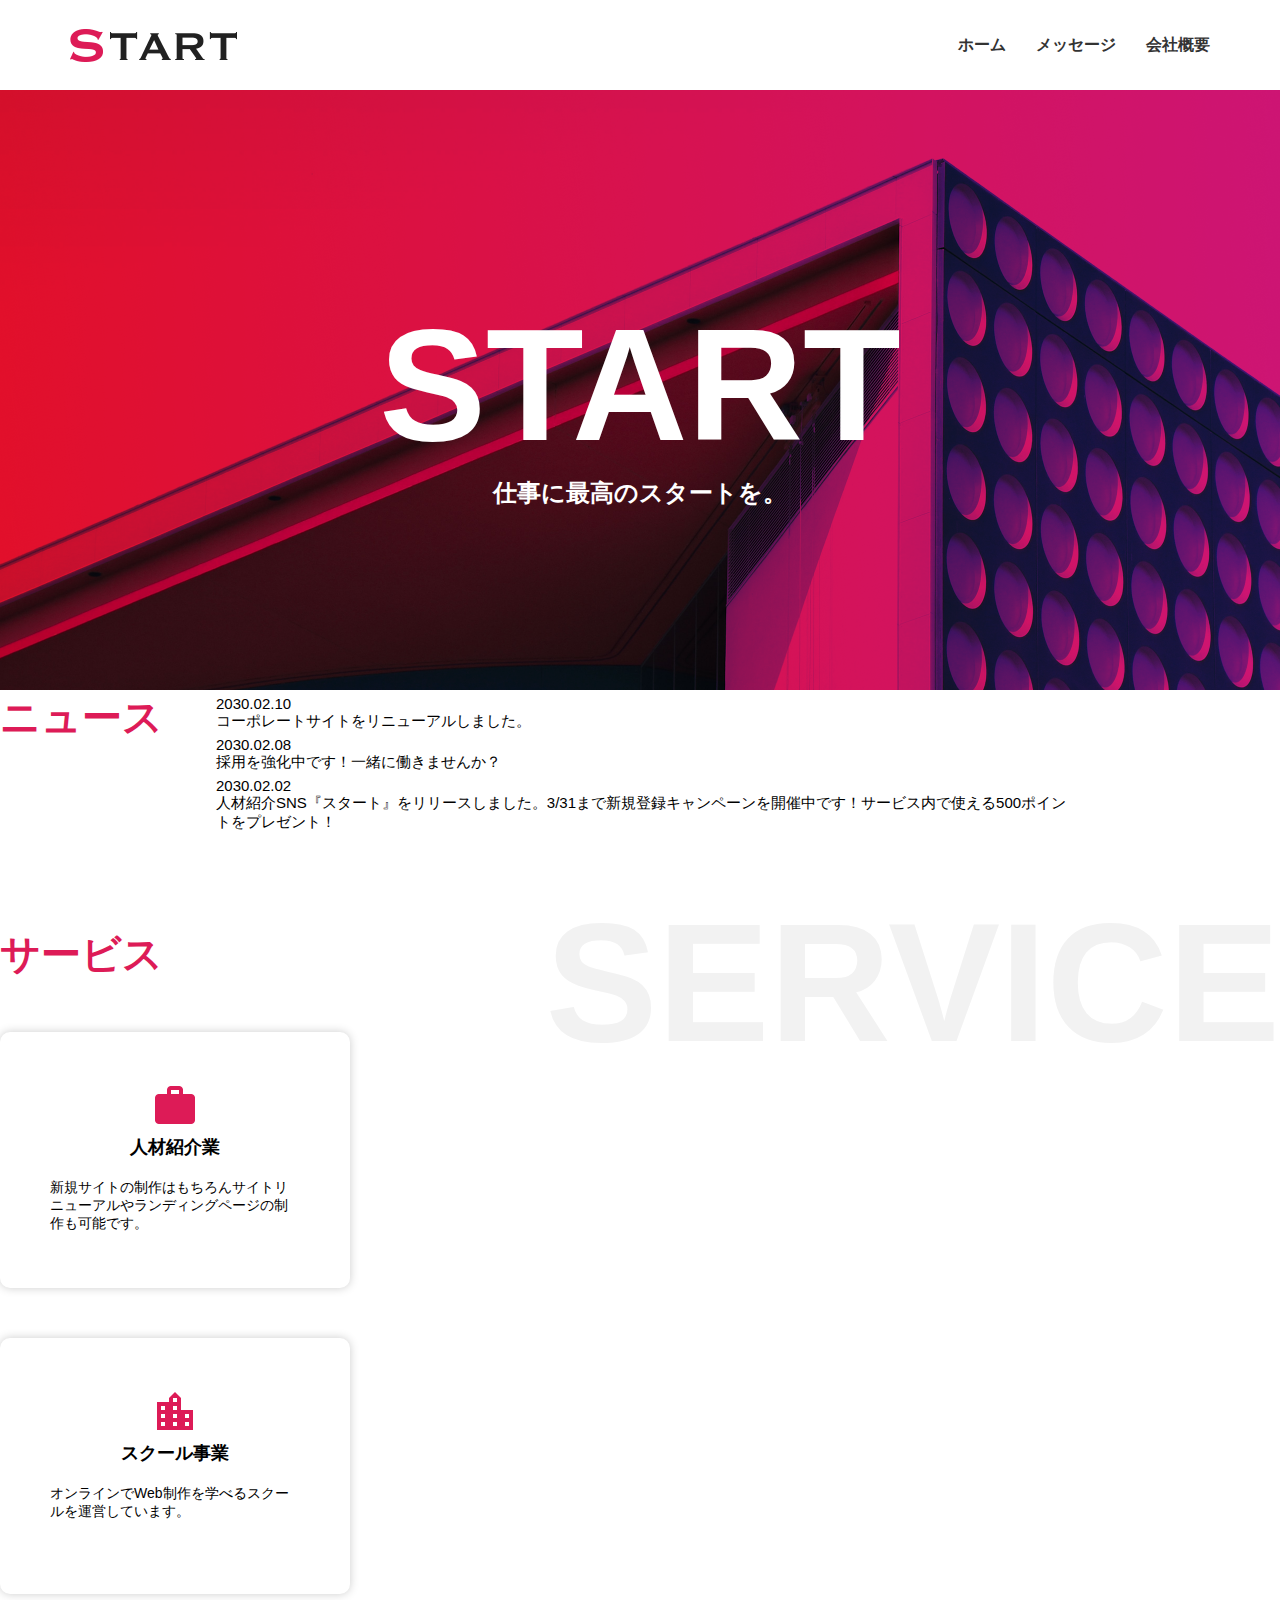
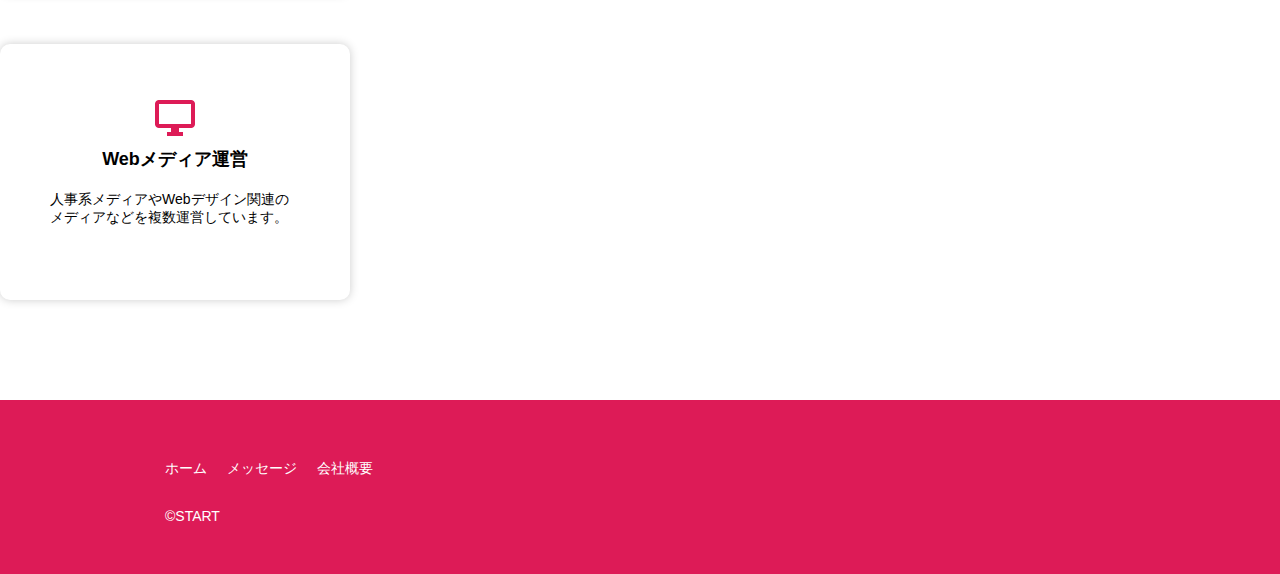
<file: startsite/index.html>
<!doctype html>
<html lang="ja">
<head>
    <meta charset="UTF-8">
    <meta name="viewport"
          content="width=device-width, user-scalable=no, initial-scale=1.0, maximum-scale=1.0, minimum-scale=1.0">
    <meta http-equiv="X-UA-Compatible" content="ie=edge">
    <title>Document</title>
    <link rel="stylesheet" href="./style.css">
</head>

<body>
<div class="header">
    <div class="header-logo">
        <a href="./index.html">
            <img src="./assets/img/logo.png" alt="start">
        </a>
    </div>
    <div class="header-menu">
        <a class="home-link" href="https://google.com">ホーム</a>
        <a href="https://google.com">メッセージ</a>
        <a href="https://google.com">会社概要</a>
    </div>
</div>

<div class="top">
    <div class="top-text">
        <p class="top-title">START</p>
        <p>仕事に最高のスタートを。</p>
    </div>
</div>

<div class="main">
    <div class="news">
        <div class="contents-title">
            ニュース
        </div>

        <div class="news-contents">
            <div class="news-head">
                <p>2030.02.10</p>
                <p>コーポレートサイトをリニューアルしました。</p>
            </div>
            <div class="news-head">
                <p>2030.02.08</p>
                <p>採用を強化中です！一緒に働きませんか？</p>
            </div>
            <div class="news-head">
                <p>2030.02.02</p>
                <p>人材紹介SNS『スタート』をリリースしました。3/31まで新規登録キャンペーンを開催中です！サービス内で使える500ポイントをプレゼント！</p>
            </div>

        </div>
    </div>

    <div class="service">
        <div class="service-title">
            <div class="contents-title">サービス</div>
            <div class="service-shadow">SERVICE</div>
        </div>
        <div class="service-contents">
            <div class="service-box">
                <div class="service-inbox">
                    <div>
                        <img class="service-img" src="./assets/img/work_black_24dp.png" alt="bag">
                    </div>
                    <div class="service-heading">
                        人材紹介業
                    </div>
                    <div class="service-text">
                        新規サイトの制作はもちろんサイトリニューアルやランディングページの制作も可能です。
                    </div>
                </div>
            </div>

            <div class="service-box">
                <div class="service-inbox">
                    <div>
                        <img class="service-img" src="./assets/img/location_city_black_24dp.png" alt="office">
                    </div>
                    <div class="service-heading">
                        スクール事業
                    </div>
                    <div class="service-text">
                        オンラインでWeb制作を学べるスクールを運営しています。
                    </div>
                </div>
            </div>

            <div class="service-box">
                <div class="service-inbox">
                    <div>
                        <img class="service-img" src="./assets/img/desktop_windows_24dp.png" alt="pc">
                    </div>
                    <div class="service-heading">
                        Webメディア運営
                    </div>
                    <div class="service-text">
                        人事系メディアやWebデザイン関連のメディアなどを複数運営しています。
                    </div>
                </div>
            </div>

        </div>
    </div>
</div>

<div class="footer">
    <div class="footer-inbox">
        <div class="footer-menu">
            <div>
                <a class="footer-link" href="https://google.com">ホーム</a>
            </div>
            <div>
                <a class="footer-link" href="https://google.com">メッセージ</a>
            </div>
            <div>
                <a class="footer-link" href="https://google.com">会社概要</a>
            </div>
        </div>
        <div>
            <div>
                ©START
            </div>
        </div>

    </div>
</div>

</body>
</html>
</file>
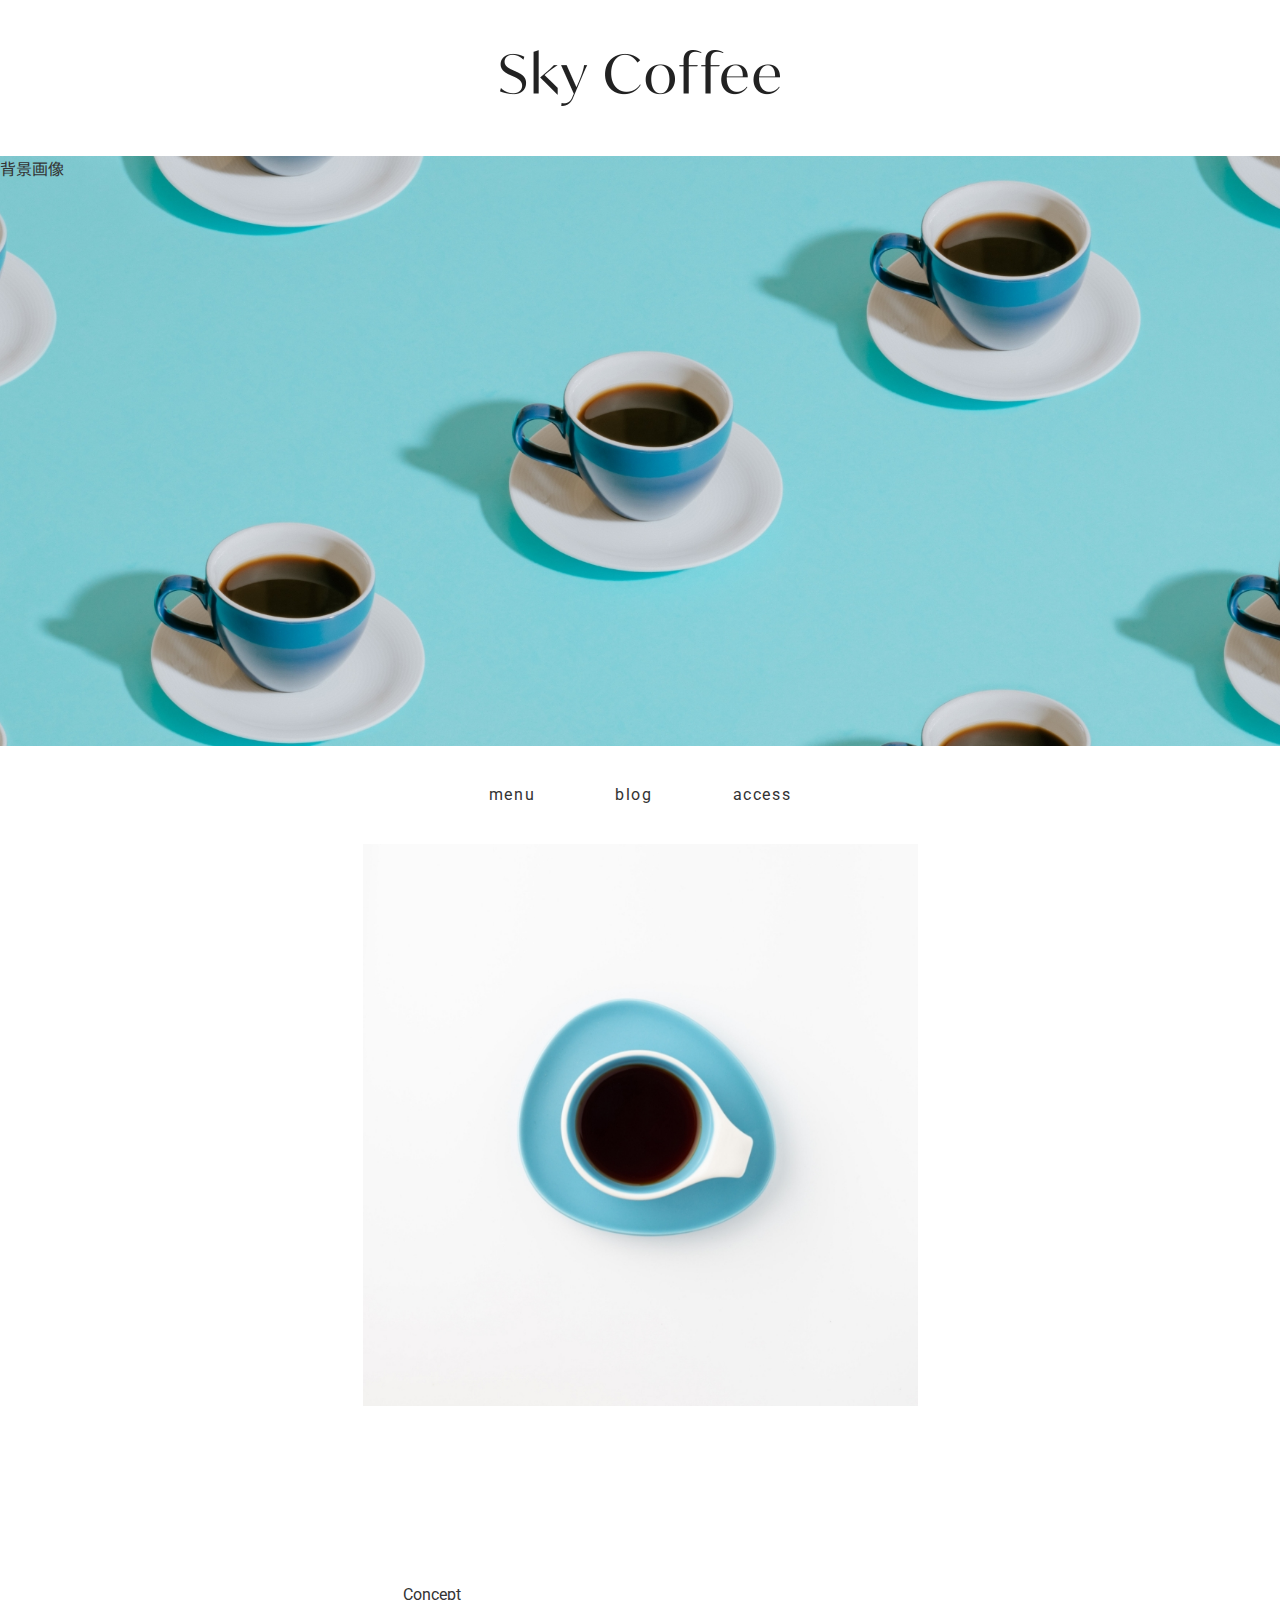
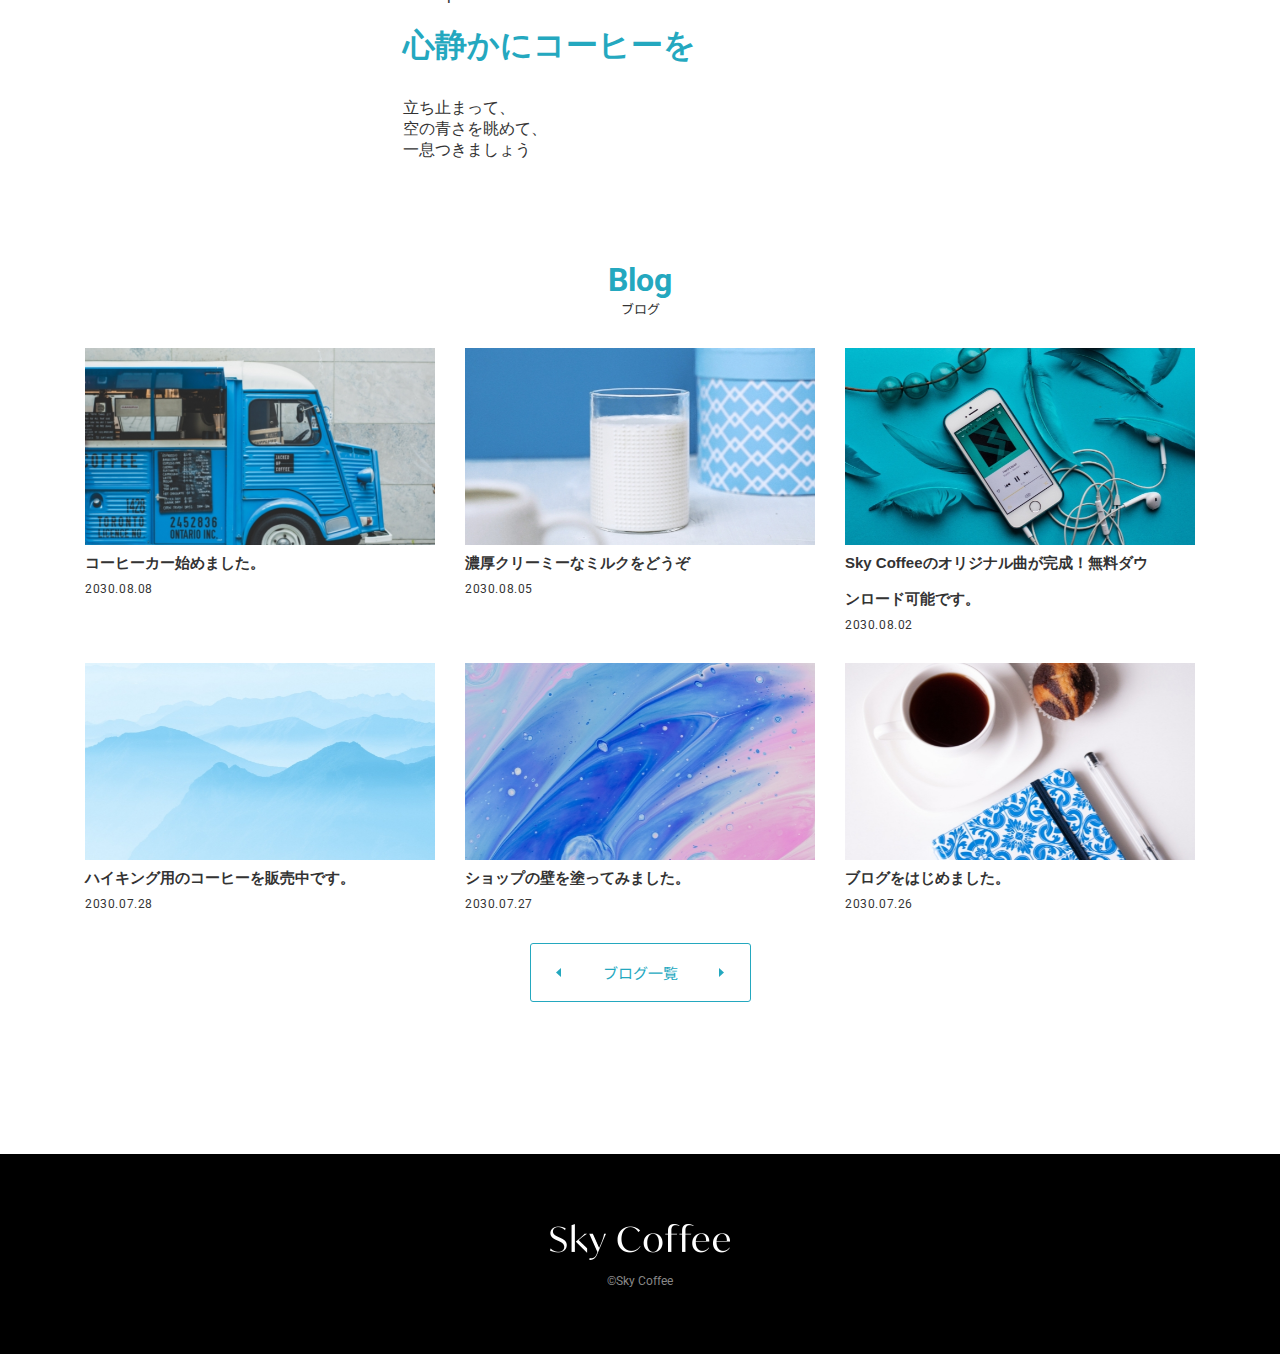
<file: testsite/index.html>
<!doctype html>
<html lang="ja">
<head>
    <meta charset="UTF-8">
    <meta name="viewport"
          content="width=device-width, user-scalable=no, initial-scale=1.0, maximum-scale=1.0, minimum-scale=1.0">
    <meta http-equiv="X-UA-Compatible" content="ie=edge">
    <title>Document</title>
    <link rel="stylesheet" href="./style.css">
</head>

<body>

<div>
    <a href="./index.html">
        <p class="header-logo"><img src="./assets/img/logo.png" alt="Sky Coffee"></p>
    </a>
</div>

<div>
    <p class="top-img">背景画像</p>
</div>

<div>
    <div class="menu">
        <a href="https://www.google.com/">
            <p>menu</p>
        </a>
        <a href="https://www.google.com/">
            <p>blog</p>
        </a>
        <a href="https://www.google.com/">
            <p>access</p>
        </a>
    </div>
</div>


<div class="concept">
    <div class="contents">
        <p><img src="./assets/img/concept.jpg" alt="concept"></p>

        <div class="concept-text">
            <p>Concept</p>
            <h1>心静かにコーヒーを</h1>
            <p class="concept-sentence">立ち止まって、<br>空の青さを眺めて、<br>一息つきましょう</p>
        </div>
    </div>
</div>

<div class="contents">
<div class="blog">
        <div class="blog-title">
            <h1>Blog</h1>
            <p>ブログ</p>
        </div>

        <div class="blog-contents">
            <div>
                <a href="https://www.google.com/">
                    <p class="thumbnail"><img src="./assets/img/thumbnail01.jpg" alt="コーヒーカー"></p>
                    <p class="title">コーヒーカー始めました。</p>
                    <p class="blog-date">2030.08.08</p>
                </a>
            </div>

            <div>
                <a href="https://www.google.com/">
                    <p class="thumbnail"><img src="./assets/img/thumbnail02.jpg" alt="濃厚クリーミーなミルク"></p>
                    <p class="title">濃厚クリーミーなミルクをどうぞ</p>
                    <p class="blog-date">2030.08.05</p>
                </a>
            </div>

            <div>
                <a href="https://www.google.com/">
                    <p class="thumbnail"><img src="./assets/img/thumbnail03.jpg" alt="オリジナル曲"></p>
                    <p class="title">Sky Coffeeのオリジナル曲が完成！無料ダウンロード可能です。</p>
                    <p class="blog-date">2030.08.02</p>
                </a>
            </div>

            <div>
                <a href="https://www.google.com/">
                    <p class="thumbnail"><img src="./assets/img/thumbnail04.jpg" alt="山"></p>
                    <p class="title">ハイキング用のコーヒーを販売中です。</p>
                    <p class="blog-date">2030.07.28</p>
                </a>
            </div>

            <div>
                <a href="https://www.google.com/">
                    <p class="thumbnail"><img src="./assets/img/thumbnail05.jpg" alt="マーブル"></p>
                    <p class="title">ショップの壁を塗ってみました。</p>
                    <p class="blog-date">2030.07.27</p>
                </a>
            </div>

            <div>
                <a href="https://www.google.com/">
                    <p class="thumbnail"><img src="./assets/img/thumbnail06.jpg" alt="コーヒー"></p>
                    <p class="title">ブログをはじめました。</p>
                    <p class="blog-date">2030.07.26</p>
                </a>
            </div>
        </div>

        <div class="blog-button">
            <a href="https://www.google.com/">
                <p>ブログ一覧</p>
            </a>
        </div>
    </div>
</div>

<div class="footer">
    <p class="footer-logo">
        <a href="./index.html">
            <img src="./assets/img/logo-white.png" alt="Sky Coffee">
        </a>
    </p>
    <p>©Sky Coffee</p>
</div>
</body>
</html>
</file>
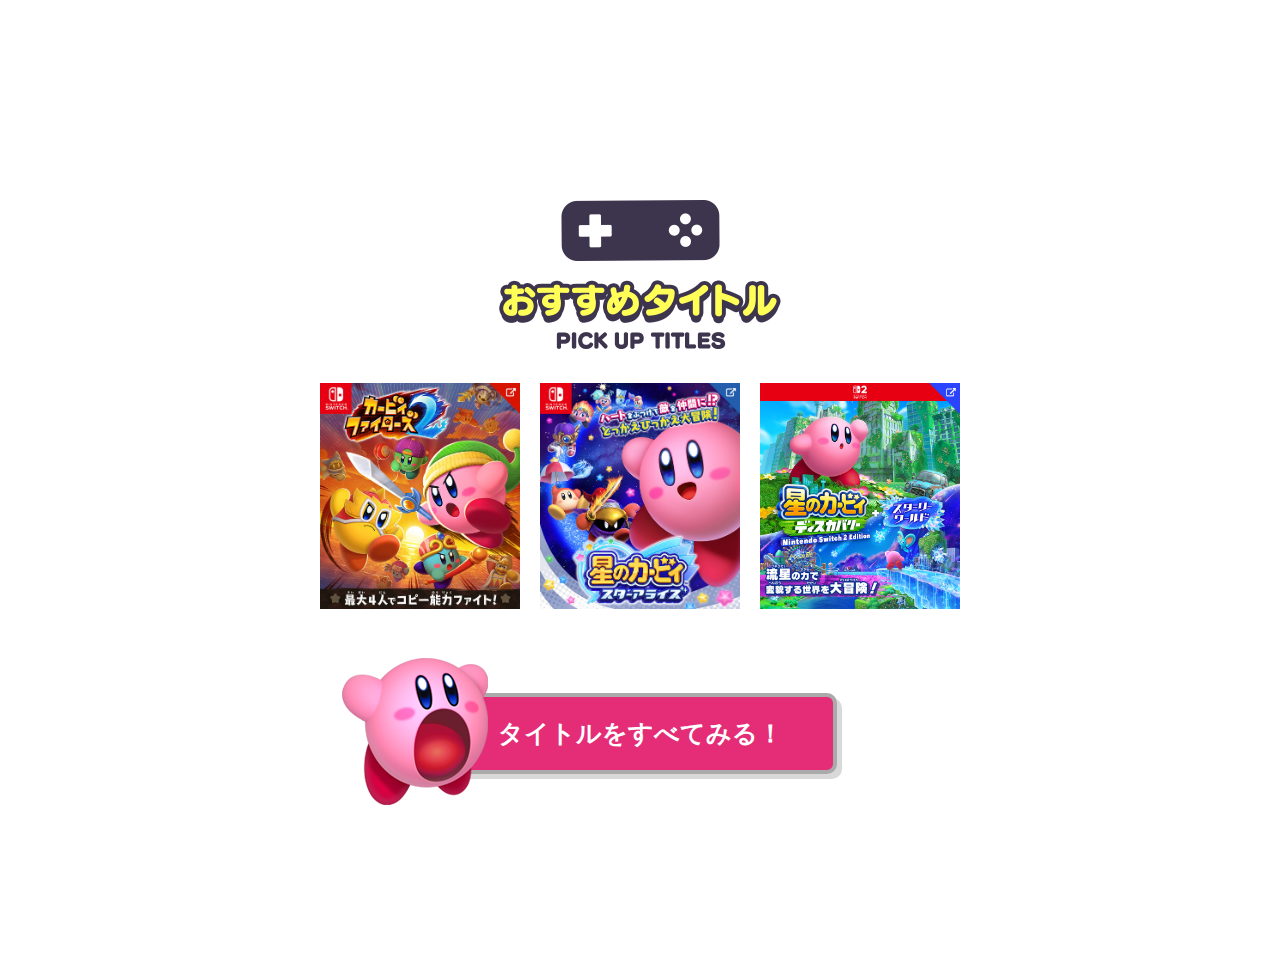
<file: index-azami.html>
<!doctype html>
<html lang="ja">
<head>
    <meta charset="UTF-8">
    <meta name="viewport"
          content="width=device-width, user-scalable=no, initial-scale=1.0, maximum-scale=1.0, minimum-scale=1.0">
    <meta http-equiv="X-UA-Compatible" content="ie=edge">
    <title>Document</title>
    <link rel="stylesheet" href="./style-azami.css">
</head>
<body>

<div>
    <p class="title"><img src="./img/title-top-titles.png" alt="おすすめタイトル"></p>
</div>

<div class="img-container">
    <p><img src="./img/01.jpg" alt="カービィファイターズ2"></p>
    <p><img src="./img/02.jpg" alt="星のカービィ　スターアライズ"></p>
    <p class=""><img src="./img/03.jpg" alt="星のカービィ　ディスカバリー"></p>

<!--	<p><img src="./img/01.jpg" alt="カービィファイターズ2"></p>-->
<!--	<p><img src="./img/02.jpg" alt="星のカービィ　スターアライズ"></p>-->
<!--	<p class=""><img src="./img/03.jpg" alt="星のカービィ　ディスカバリー"></p>-->
</div>

<div>
    <div class="link-button">
        <p class="button-kirby"><img src="./img/historyBtn-deco.png" alt=""></p>
        <p class="">タイトルをすべてみる！</p>
    </div>
</div>

</body>
</html>
</file>
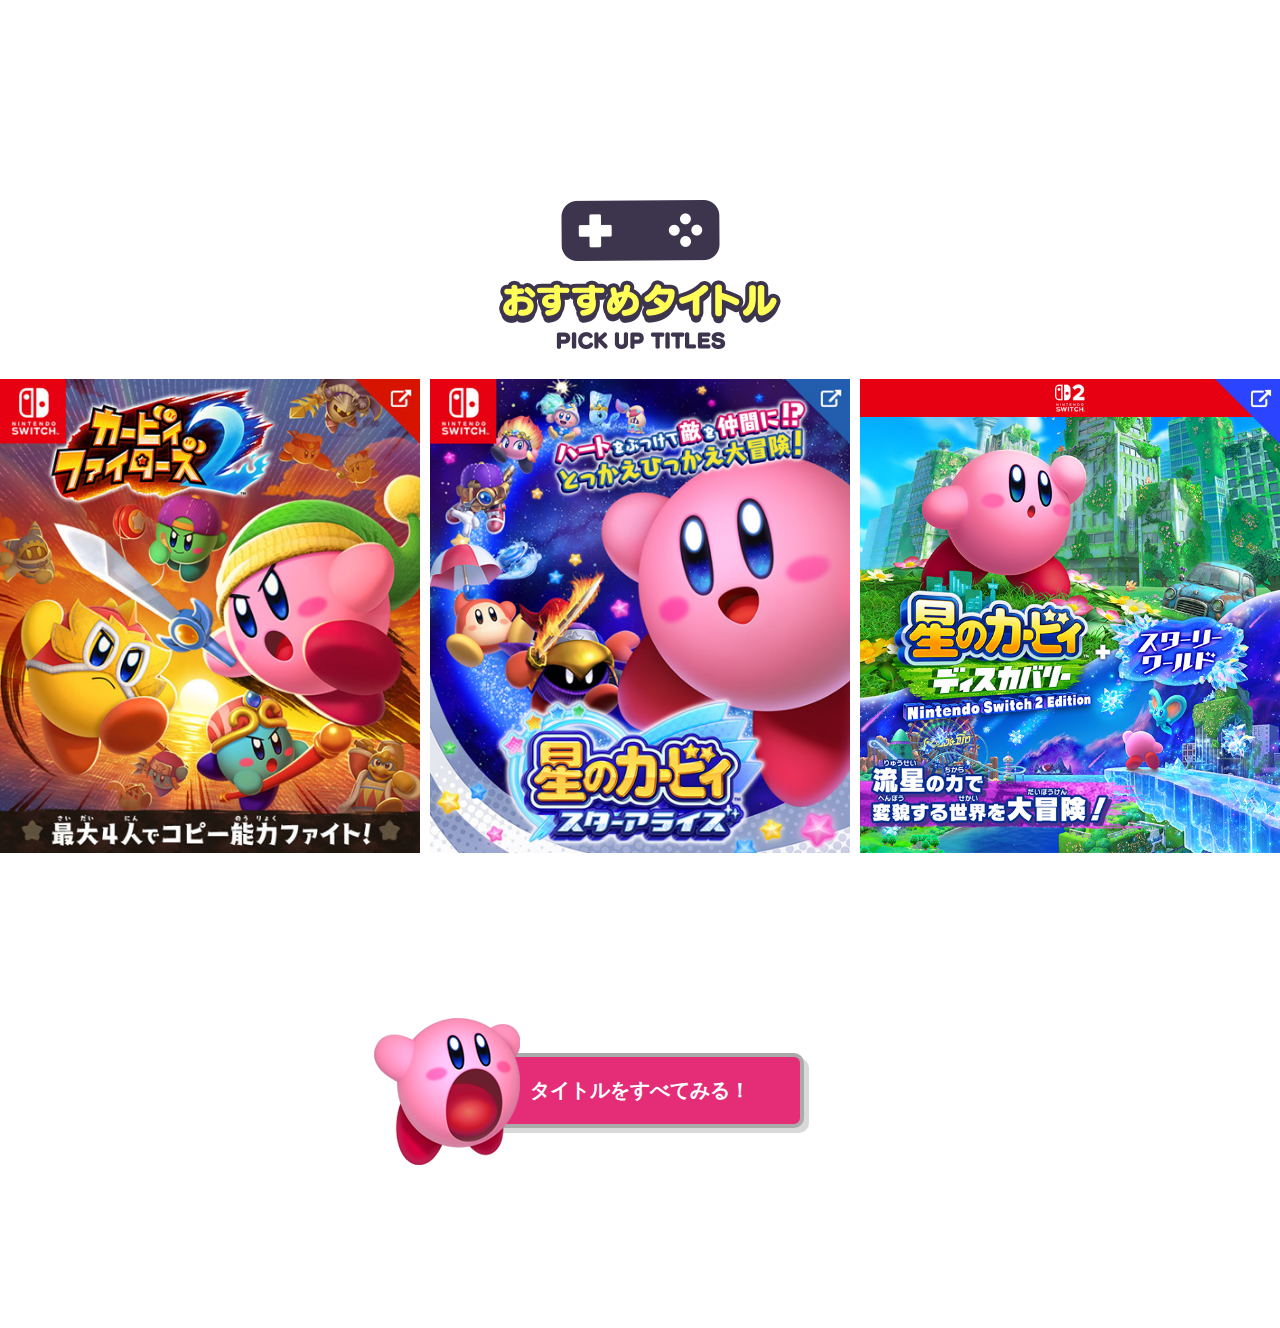
<file: kirby.html>
<!doctype html>
<html lang="ja">
<head>
    <meta charset="UTF-8">
    <meta name="viewport"
          content="width=device-width, user-scalable=no, initial-scale=1.0, maximum-scale=1.0, minimum-scale=1.0">
    <meta http-equiv="X-UA-Compatible" content="ie=edge">
    <title>Document</title>
    <link rel="stylesheet" href="./kirby.css">
    <script
            src="https://code.jquery.com/jquery-3.7.1.slim.min.js"
            integrity="sha256-kmHvs0B+OpCW5GVHUNjv9rOmY0IvSIRcf7zGUDTDQM8="
            crossorigin="anonymous" defer></script>
    <script src="./script.js" defer></script>
</head>
<body>

<div>
    <p class="title"><img src="./img/title-top-titles.png" alt="おすすめタイトル"></p>
</div>

<div class="container">
    <p><img src="./img/01.jpg" alt="カービィファイターズ"></p>
    <p><img src="./img/02.jpg" alt="星のカービィスターアライズ"></p>
    <p><img src="./img/03.jpg" alt="星のカービィディスカバリー"></p>
</div>

<div>
    <a href="https://google.com" class="link-button">
        <p class="button-kirby"><img src="./img/historyBtn-deco.png" alt="カービィ"></p>
        <p id="button-text">タイトルをすべてみる！</p>
    </a>
</div>

</body>
</html>
</file>
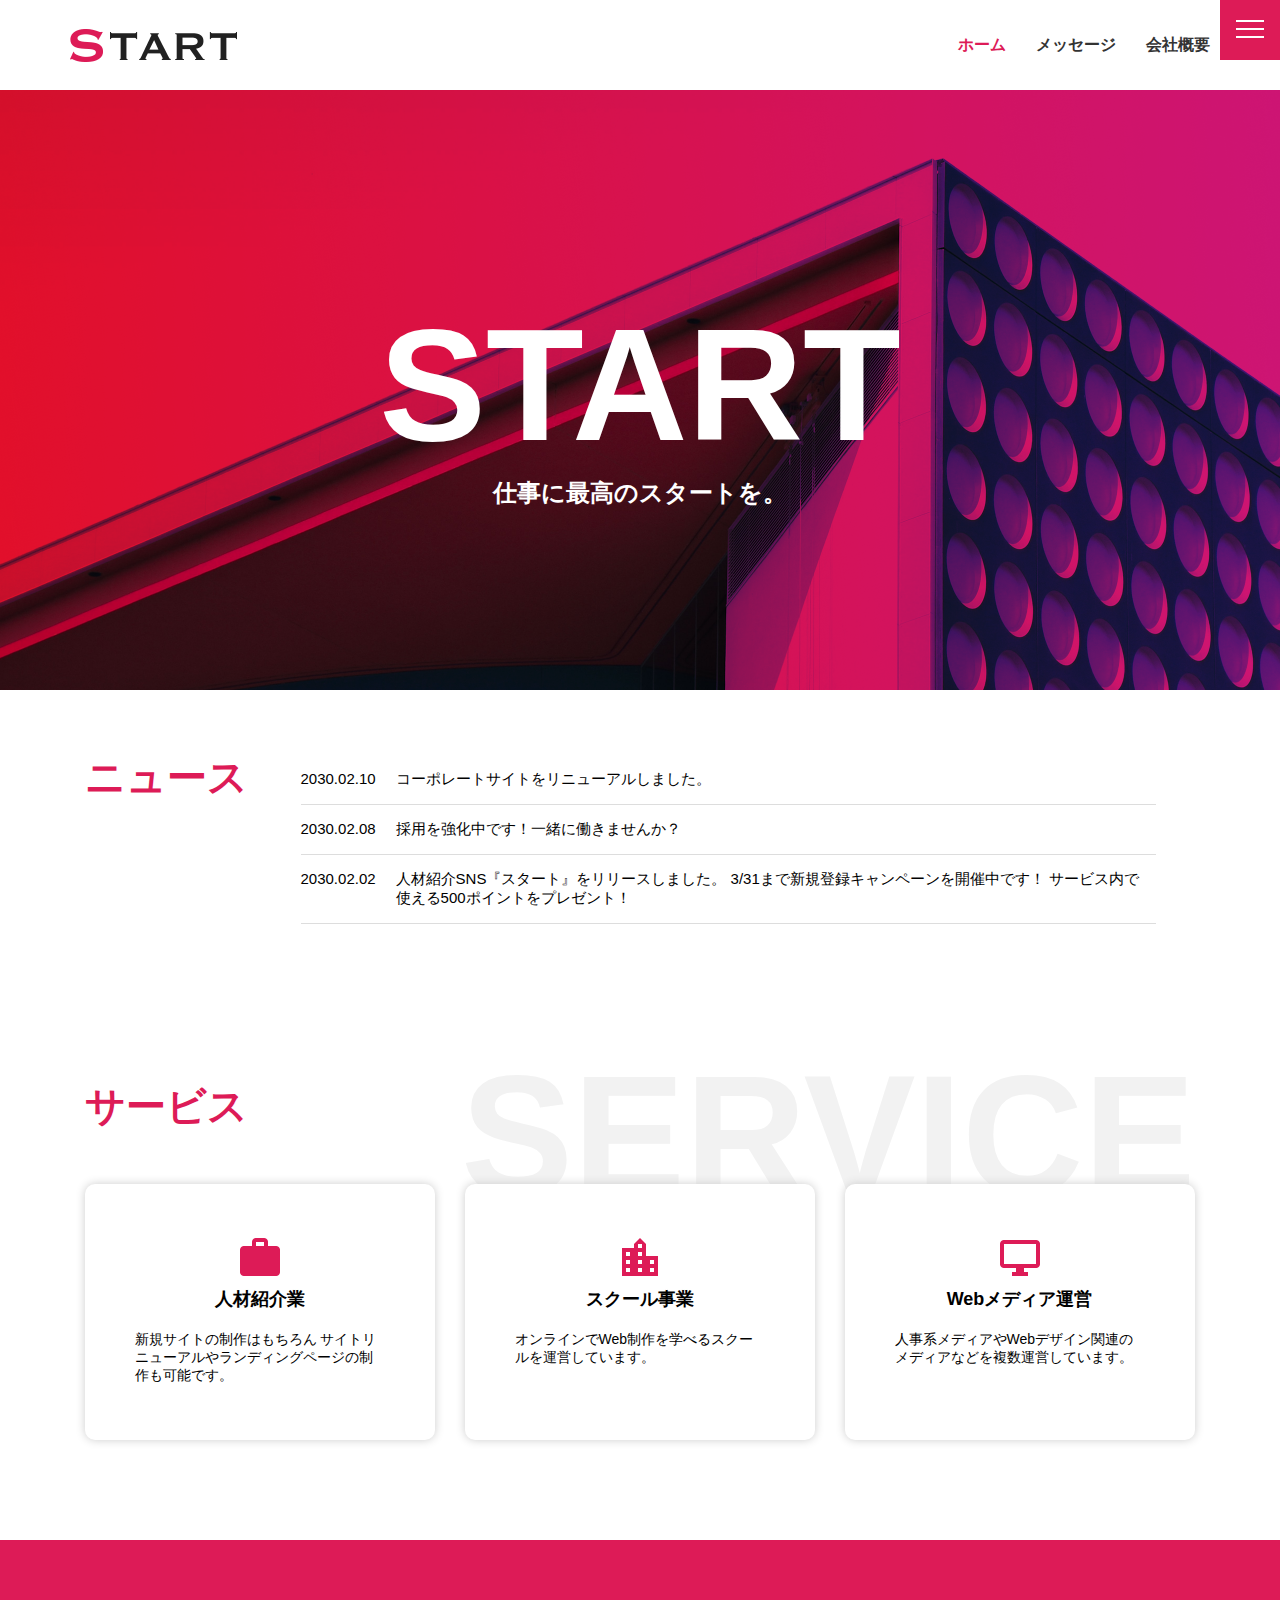
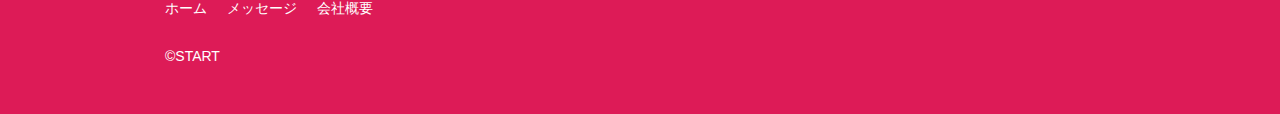
<file: startsite/index_azami.html>
<!doctype html>
<html lang="ja">
<head>
	<meta charset="UTF-8">
	<meta name="viewport"
				content="width=device-width, user-scalable=no, initial-scale=1.0, maximum-scale=1.0, minimum-scale=1.0">
	<meta http-equiv="X-UA-Compatible" content="ie=edge">
	<title>Document</title>

	<script
		src="https://code.jquery.com/jquery-3.7.1.min.js"
		integrity="sha256-/JqT3SQfawRcv/BIHPThkBvs0OEvtFFmqPF/lYI/Cxo="
		crossorigin="anonymous" defer></script>
	<script src="azami_script.js" defer></script>

	<link rel="stylesheet" href="./azami_style.css">
</head>

<body class="">
<header class="header">
	<div class="header-logo">
		<a href="./index.html">
			<img src="./assets/img/logo.png" alt="start">
		</a>
	</div>
	<div class="header-menu">
		<a class="header-item current" href="https://google.com">ホーム</a>
		<a class="header-item" href="https://google.com">メッセージ</a>
		<a class="header-item" href="https://google.com">会社概要</a>
	</div>

	<div class="hum" id="menu-btn">
		<span class="line1"></span>
		<span class="line2"></span>
		<span class="line3"></span>
	</div>

</header>

<main>
	<section class="top">
		<h1 class="top-title">START</h1>
		<p class="top-text">仕事に最高のスタートを。</p>
	</section>

	<section class="news contents-width">
		<h2 class="contents-title">ニュース</h2>

		<div class="news-head">
			<div class="news-content">
				<p>2030.02.10</p>
				<p>コーポレートサイトをリニューアルしました。</p>
			</div>
			<div class="news-content">
				<p>2030.02.08</p>
				<p>採用を強化中です！一緒に働きませんか？</p>
			</div>
			<div class="news-content">
				<p>2030.02.02</p>
				<p>人材紹介SNS『スタート』をリリースしました。
					3/31まで新規登録キャンペーンを開催中です！
					サービス内で使える500ポイントをプレゼント！
				</p>
			</div>
		</div>
	</section>

	<section class="service contents-width">
		<div class="service-title">
			<h2 class="contents-title">サービス</h2>
			<p class="service-shadow">SERVICE</p>
		</div>

		<div class="service-box">
			<div class="service-inbox">
				<img class="service-img" src="./assets/img/work_black_24dp.png" alt="bag">
				<h3 class="service-heading">人材紹介業</h3>
				<p class="service-text">新規サイトの制作はもちろん
					サイトリニューアルやランディングページの制作も可能です。</p>
			</div>

			<div class="service-inbox">
				<img class="service-img" src="./assets/img/location_city_black_24dp.png" alt="office">
				<h3 class="service-heading">スクール事業</h3>
				<p class="service-text">オンラインでWeb制作を学べるスクールを運営しています。</p>
			</div>

			<div class="service-inbox">
				<img class="service-img" src="./assets/img/desktop_windows_24dp.png" alt="pc">
				<h3 class="service-heading">Webメディア運営</h3>
				<p class="service-text">人事系メディアやWebデザイン関連のメディアなどを複数運営しています。</p>
			</div>
		</div>
	</section>
</main>

<footer class="footer">
	<div class="footer-menu">
		<a class="footer-link" href="https://google.com">ホーム</a>
		<a class="footer-link" href="https://google.com">メッセージ</a>
		<a class="footer-link" href="https://google.com">会社概要</a>
	</div>
	<p>©START</p>
</footer>

</body>
</html>
</file>
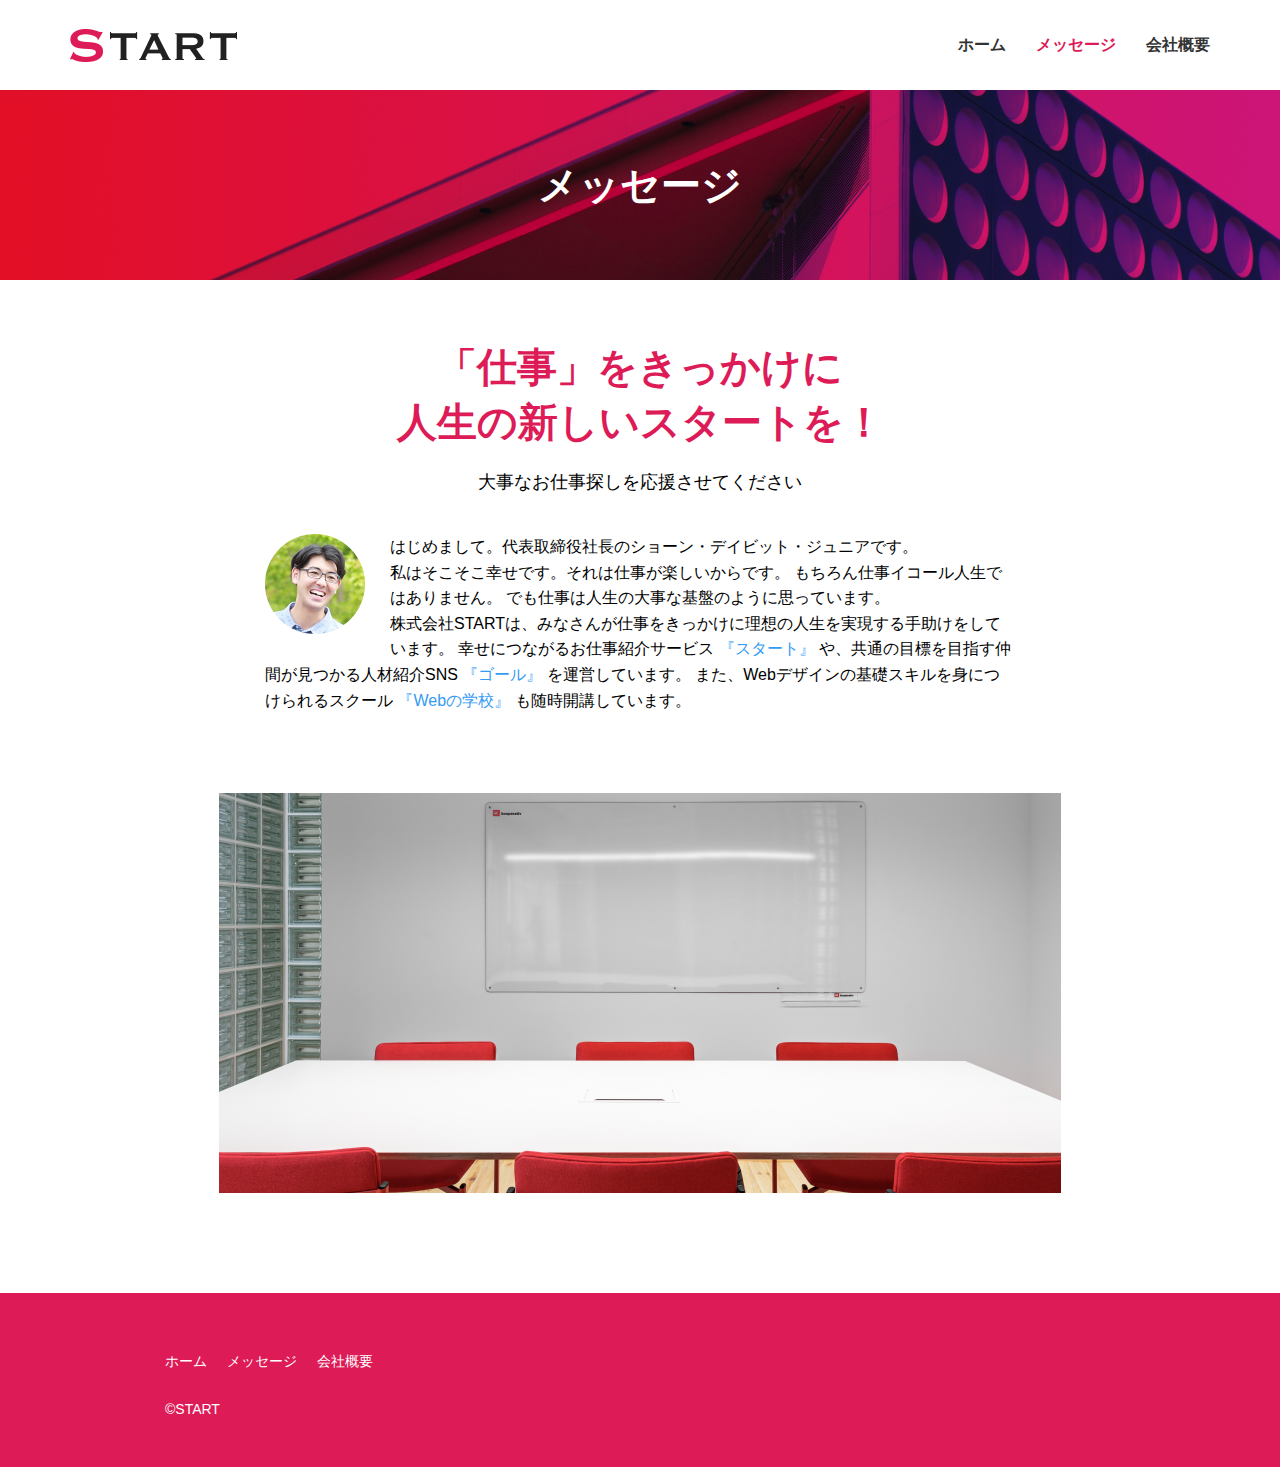
<file: startsite/message.html>
<!doctype html>
<html lang="ja" xmlns="http://www.w3.org/1999/html">
<head>
    <meta charset="UTF-8">
    <meta name="viewport"
          content="width=device-width, user-scalable=no, initial-scale=1.0, maximum-scale=1.0, minimum-scale=1.0">
    <meta http-equiv="X-UA-Compatible" content="ie=edge">
    <title>Document</title>
    <link rel="stylesheet" href="./style.css">
</head>

<body>
<header class="header">
    <div class="header-logo">
        <a href="./index.html">
            <img src="./assets/img/logo.png" alt="start">
        </a>
    </div>
    <div class="header-menu">
        <a class="header-item" href="https://google.com">ホーム</a>
        <a class="header-item current" href="https://google.com">メッセージ</a>
        <a class="header-item" href="https://google.com">会社概要</a>
    </div>
</header>

<main>
    <section>
    <h1 class="banner">メッセージ</h1>
    </section>
    <section class="message-box">
        <h2 class="message-catch">「仕事」をきっかけに<br>人生の新しいスタートを！</h2>
        <p class="message-explain">大事なお仕事探しを応援させてください</p>
    </section>

    <section class="message message-width">
        <div class="ceo-box">
            <figure class="ceo-icon"><img src="./assets/img/ceo.png" alt="ceo"></figure>

            <p class="ceo-text">
                はじめまして。代表取締役社長のショーン・デイビット・ジュニアです。<br>
                私はそこそこ幸せです。それは仕事が楽しいからです。
                もちろん仕事イコール人生ではありません。
                でも仕事は人生の大事な基盤のように思っています。<br>
                株式会社STARTは、みなさんが仕事をきっかけに理想の人生を実現する手助けをしています。
                幸せにつながるお仕事紹介サービス
                <a class="ceo-link" href="https://google.com">『スタート』</a>
                や、共通の目標を目指す仲間が見つかる人材紹介SNS
                <a class="ceo-link" href="https://google.com">『ゴール』</a>
                を運営しています。
                また、Webデザインの基礎スキルを身につけられるスクール
                <a class="ceo-link" href="https://google.com">『Webの学校』</a>
                も随時開講しています。
            </p>
        </div>
    </section>

    <section class="office message-width">
        <img src="./assets/img/office.png" alt="office">
    </section>
</main>

<footer class="footer">
    <div class="footer-menu">
        <a class="footer-link" href="https://google.com">ホーム</a>
        <a class="footer-link" href="https://google.com">メッセージ</a>
        <a class="footer-link" href="https://google.com">会社概要</a>
    </div>
    <p>©START</p>
</footer>

</body>
</html>
</file>
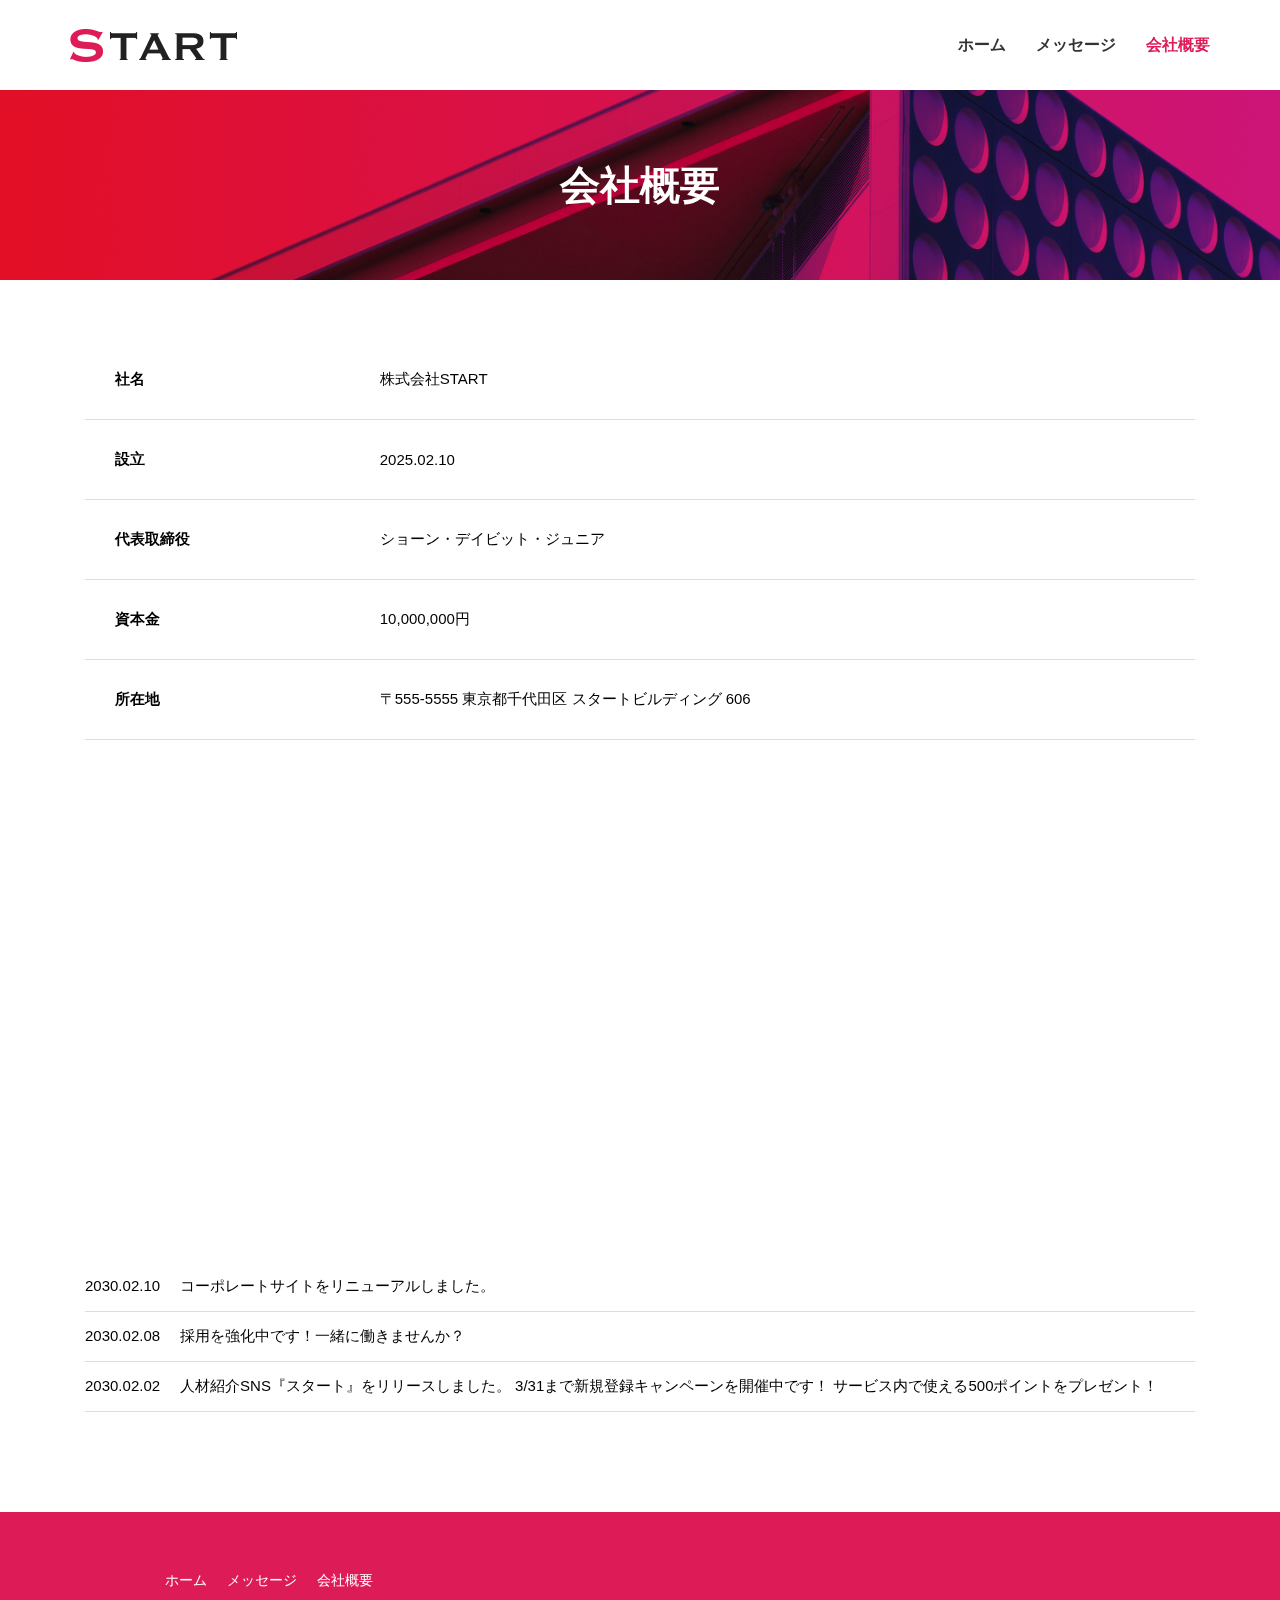
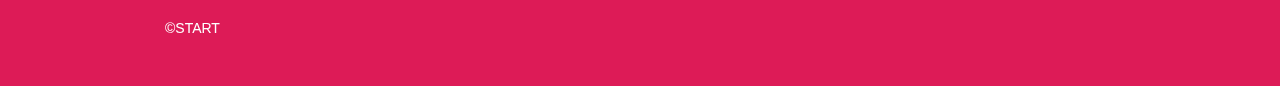
<file: startsite/profile.html>
<!doctype html>
<html lang="ja">
<head>
    <meta charset="UTF-8">
    <meta name="viewport"
          content="width=device-width, user-scalable=no, initial-scale=1.0, maximum-scale=1.0, minimum-scale=1.0">
    <meta http-equiv="X-UA-Compatible" content="ie=edge">
    <title>Document</title>
    <link rel="stylesheet" href="./style.css">
</head>

<body>
<header class="header">
    <div class="header-logo">
        <a href="./index.html">
            <img src="./assets/img/logo.png" alt="start">
        </a>
    </div>
    <div class="header-menu">
        <a class="header-item" href="https://google.com">ホーム</a>
        <a class="header-item" href="https://google.com">メッセージ</a>
        <a class="header-item current" href="https://google.com">会社概要</a>
    </div>
</header>

<main>
    <section>
        <h1 class="banner">会社概要</h1>
    </section>

    <section>
        <table class="profile">
            <tbody>
            <tr>
                <th>社名</th>
                <td>株式会社START</td>
            </tr>
            <tr>
                <th>設立</th>
                <td>2025.02.10</td>
            </tr>
            <tr>
                <th>代表取締役</th>
                <td>ショーン・デイビット・ジュニア</td>
            </tr>
            <tr>
                <th>資本金</th>
                <td>10,000,000円</td>
            </tr>
            <tr>
                <th>所在地</th>
                <td>〒555-5555 東京都千代田区 スタートビルディング 606</td>
            </tr>
            </tbody>
        </table>
    </section>

    <section>
        <div class="map">
            <iframe src="https://www.google.com/maps/embed?pb=!1m18!1m12!1m3!1d3240.138694971741!2d139.7716815262319!3d35.69820442904059!2m3!1f0!2f0!3f0!3m2!1i1024!2i768!4f13.1!3m3!1m2!1s0x60188ea7e2f93329%3A0x158f36257ff597b1!2z56eL6JGJ5Y6f6aeF!5e0!3m2!1sja!2sjp!4v1765119607891!5m2!1sja!2sjp"
                    width="600" height="450" style="border:0;" allowfullscreen="" loading="lazy"
                    referrerpolicy="no-referrer-when-downgrade"></iframe>
        </div>
    </section>

    <section>
        <div class="p-news-head">
            <div class="p-news-content">
                <p>2030.02.10</p>
                <p>コーポレートサイトをリニューアルしました。</p>
            </div>
            <div class="p-news-content">
                <p>2030.02.08</p>
                <p>採用を強化中です！一緒に働きませんか？</p>
            </div>
            <div class="p-news-content">
                <p>2030.02.02</p>
                <p>人材紹介SNS『スタート』をリリースしました。
                    3/31まで新規登録キャンペーンを開催中です！
                    サービス内で使える500ポイントをプレゼント！
                </p>
            </div>
        </div>
    </section>


</main>

<footer class="footer">
    <div class="footer-menu">
        <a class="footer-link" href="https://google.com">ホーム</a>
        <a class="footer-link" href="https://google.com">メッセージ</a>
        <a class="footer-link" href="https://google.com">会社概要</a>
    </div>
    <p>©START</p>
</footer>

</body>
</html>
</file>
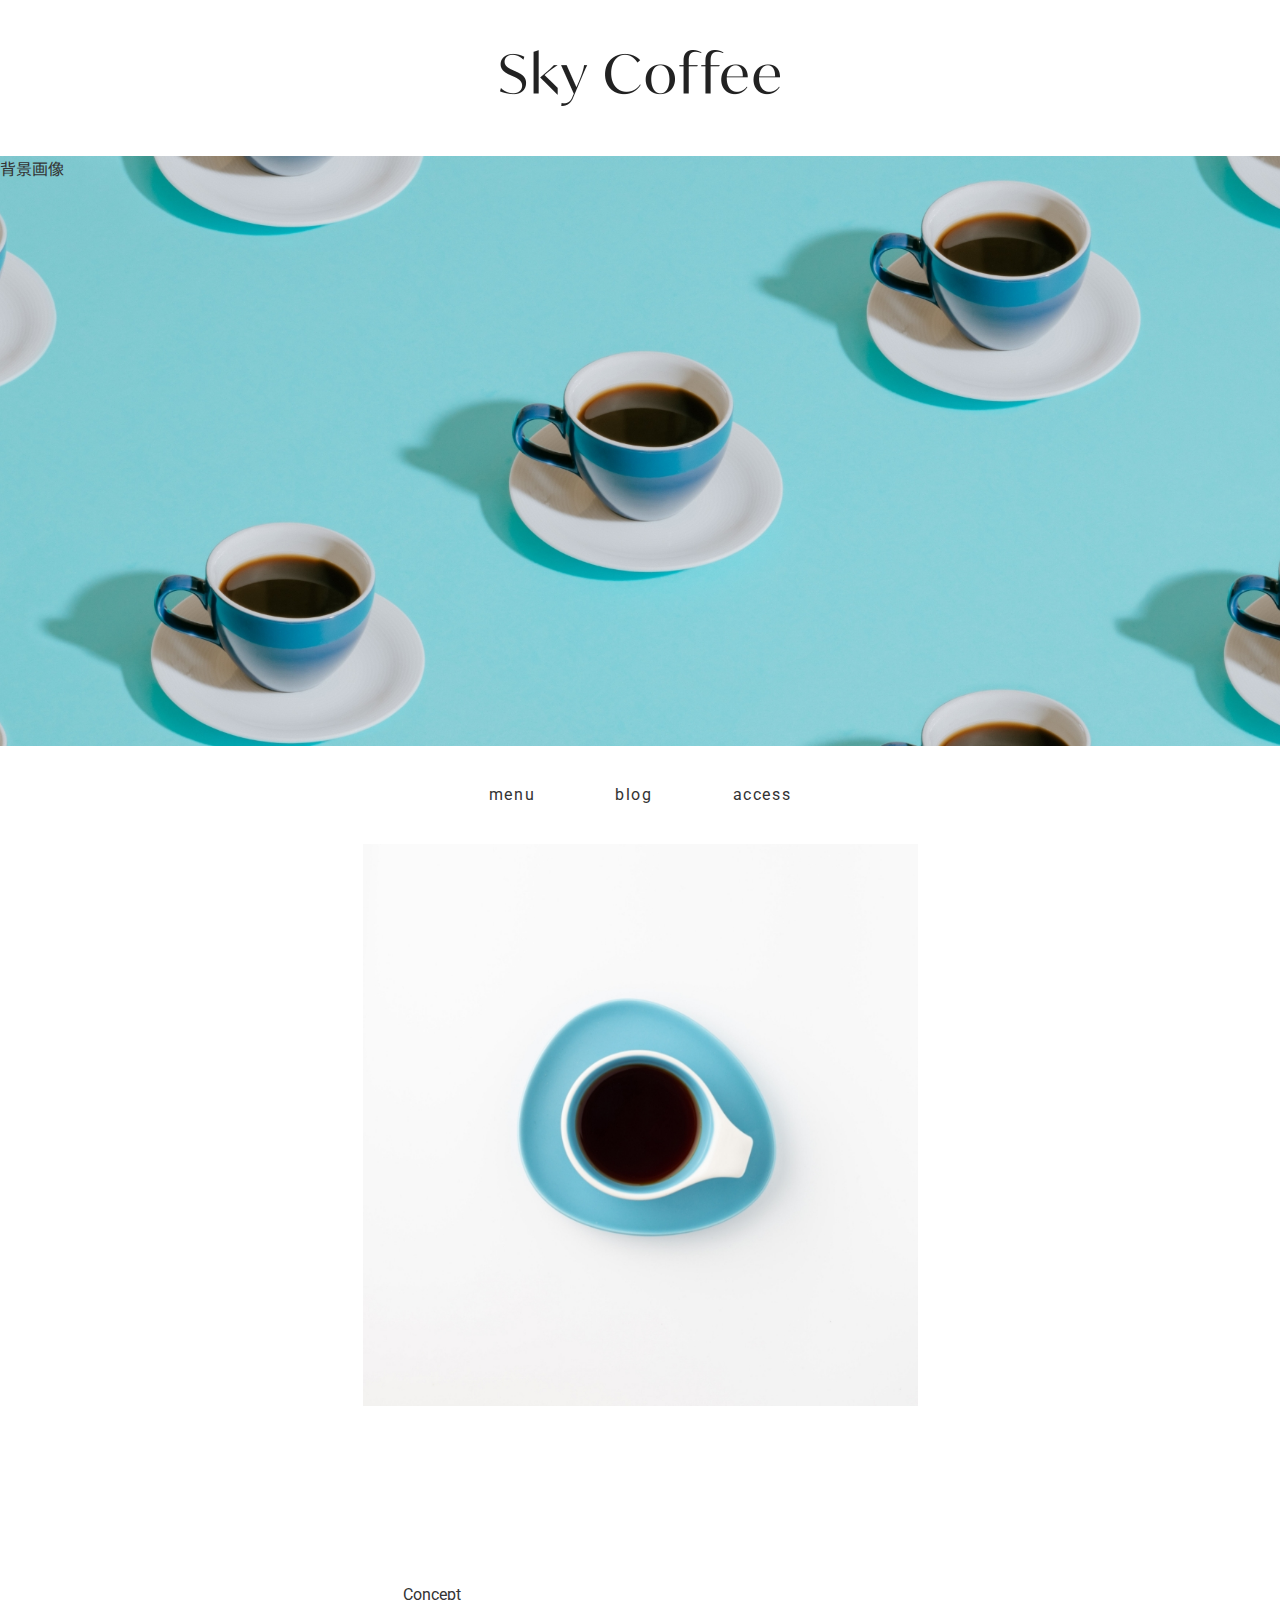
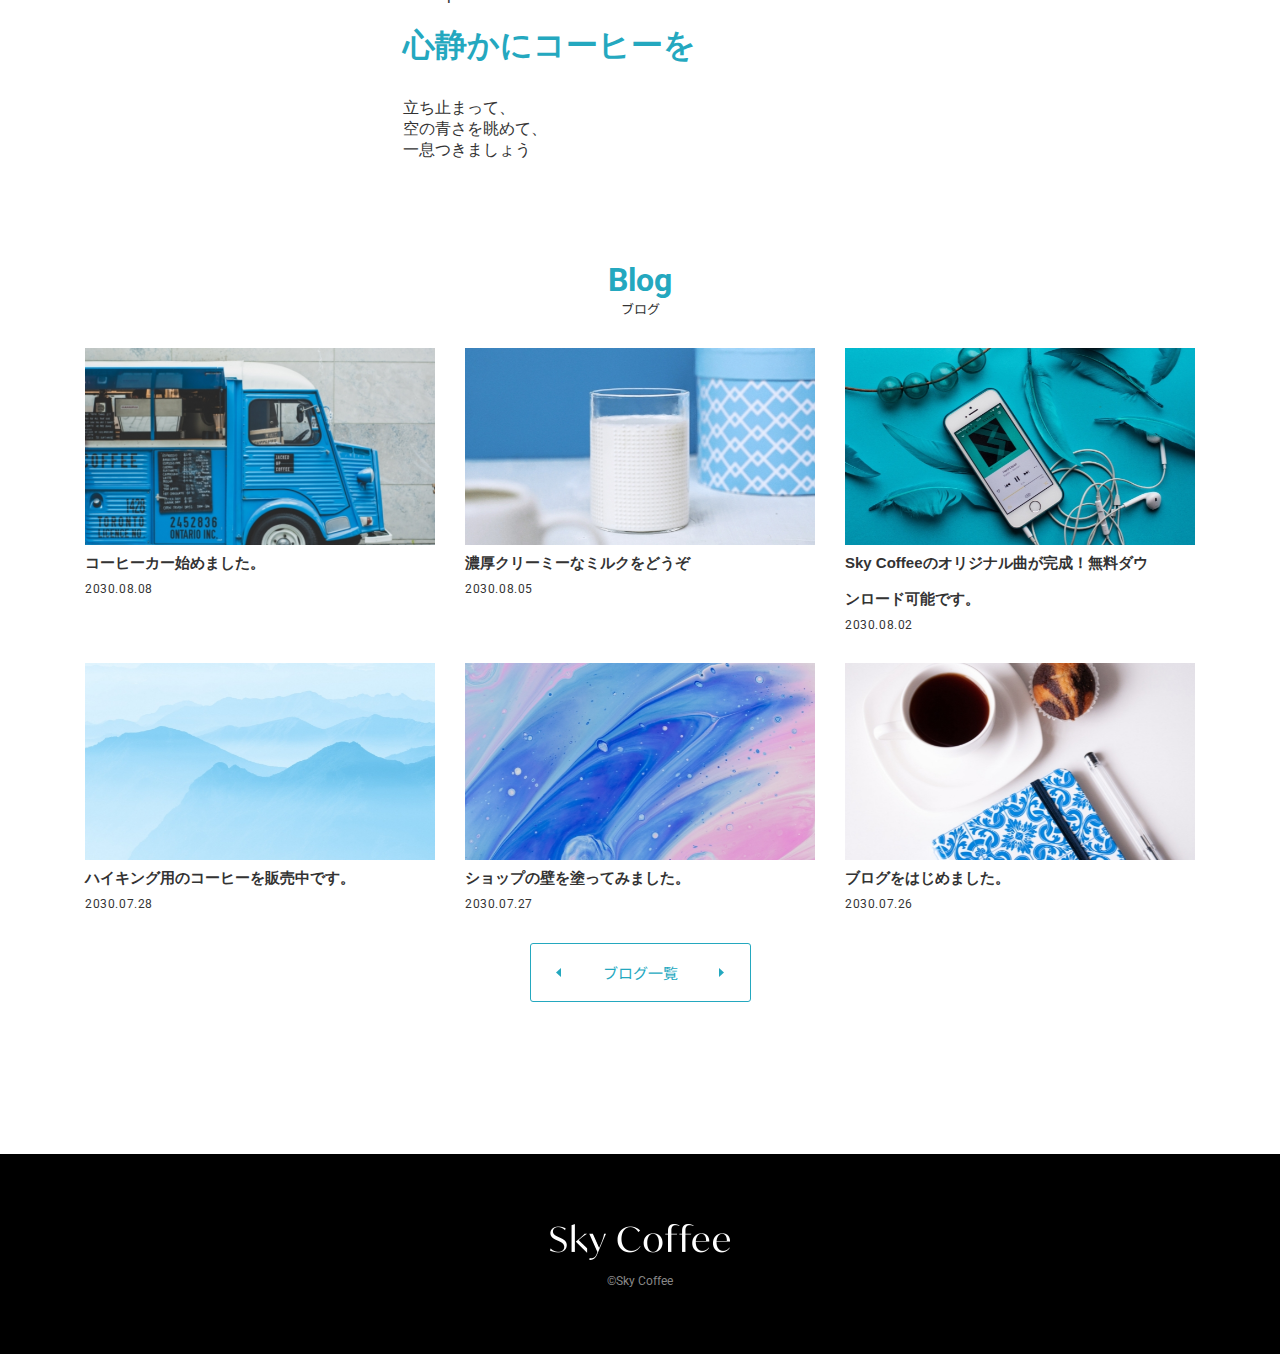
<file: testsite/index_azami.html>
<!doctype html>
<html lang="ja">
<head>
	<meta charset="UTF-8">
	<meta name="viewport"
				content="width=device-width, user-scalable=no, initial-scale=1.0, maximum-scale=1.0, minimum-scale=1.0">
	<meta http-equiv="X-UA-Compatible" content="ie=edge">
	<title>Document</title>
	<link rel="stylesheet" href="./style.css">
</head>

<body>

<div>
	<a href="./index.html">
		<p class="header-logo"><img src="./assets/img/logo.png" alt="Sky Coffee"></p>
	</a>
</div>

<div>
	<p class="top-img">背景画像</p>
</div>

<div>
	<div class="menu">
		<a href="https://www.google.com/">
			<p>menu</p>
		</a>
		<a href="https://www.google.com/">
			<p>blog</p>
		</a>
		<a href="https://www.google.com/">
			<p>access</p>
		</a>
	</div>
</div>


<div class="concept">
	<div class="contents content-flex">
			<p><img src="./assets/img/concept.jpg" alt="concept"></p>

			<div class="concept-text">
				<p>Concept</p>
				<h1>心静かにコーヒーを</h1>
				<p class="concept-sentence">立ち止まって、<br>空の青さを眺めて、<br>一息つきましょう</p>
		</div>
	</div>
</div>

<div class="contents">
	<div class="blog">
		<div class="blog-title">
			<h1>Blog</h1>
			<p>ブログ</p>
		</div>

		<div class="blog-contents">
			<div>
				<a href="https://www.google.com/">
					<p class="thumbnail"><img src="./assets/img/thumbnail01.jpg" alt="コーヒーカー"></p>
					<p class="title">コーヒーカー始めました。</p>
					<p class="blog-date">2030.08.08</p>
				</a>
			</div>

			<div>
				<a href="https://www.google.com/">
					<p class="thumbnail"><img src="./assets/img/thumbnail02.jpg" alt="濃厚クリーミーなミルク"></p>
					<p class="title">濃厚クリーミーなミルクをどうぞ</p>
					<p class="blog-date">2030.08.05</p>
				</a>
			</div>

			<div>
				<a href="https://www.google.com/">
					<p class="thumbnail"><img src="./assets/img/thumbnail03.jpg" alt="オリジナル曲"></p>
					<p class="title">Sky Coffeeのオリジナル曲が完成！無料ダウンロード可能です。</p>
					<p class="blog-date">2030.08.02</p>
				</a>
			</div>

			<div>
				<a href="https://www.google.com/">
					<p class="thumbnail"><img src="./assets/img/thumbnail04.jpg" alt="山"></p>
					<p class="title">ハイキング用のコーヒーを販売中です。</p>
					<p class="blog-date">2030.07.28</p>
				</a>
			</div>

			<div>
				<a href="https://www.google.com/">
					<p class="thumbnail"><img src="./assets/img/thumbnail05.jpg" alt="マーブル"></p>
					<p class="title">ショップの壁を塗ってみました。</p>
					<p class="blog-date">2030.07.27</p>
				</a>
			</div>

			<div>
				<a href="https://www.google.com/">
					<p class="thumbnail"><img src="./assets/img/thumbnail06.jpg" alt="コーヒー"></p>
					<p class="title">ブログをはじめました。</p>
					<p class="blog-date">2030.07.26</p>
				</a>
			</div>
		</div>

		<div class="blog-button">
			<a href="https://www.google.com/">
				<p>ブログ一覧</p>
			</a>
		</div>
	</div>
</div>

<div class="footer">
	<p class="footer-logo">
		<a href="./index.html">
			<img src="./assets/img/logo-white.png" alt="Sky Coffee">
		</a>
	</p>
	<p>©Sky Coffee</p>
</div>
</body>
</html>
</file>
<file: startsite/style.css>
* {
    margin: 0;
    padding: 0;
    box-sizing: border-box;
}

body {
    font-family: "Roboto", "Noto Sans JP", sans-serif;
    font-weight: 400;
}

img {
    max-width: 100%;
    vertical-align: bottom;
}

a {
    text-decoration: none;
    color: #333333;
    transition: all 0.25s ease-out;

    &:hover {
        opacity: 0.6;
    }
}

.header {
    max-width: 1440px;
    height: 90px;
    display: flex;
    align-items: center;
    margin-inline: auto;
    padding-right: 70px;
    padding-left: 70px;

    @media screen and (max-width: 768px) {
        display: block;
        height: 60px;
        padding-top: 20px;
        padding-right: 20px;
    }
}

.header-logo {
    width: 167px;
    margin-right: auto;

    @media screen and (max-width: 768px) {
        width: 107px;
    }
}

.header-menu {
    display: flex;
    justify-content: end;
    gap: 30px;
    font-weight: bold;

    @media screen and (max-width: 768px) {
        display: block;
        background-color: rgb(221, 27, 87);
        position: fixed;
        right: 0;
        top: 0;
        height: 100%;
        padding: 100px 100px 0 100px;
        font-weight: normal;
    }
}

.header-item{
    @media screen and (max-width: 768px) {
        display: block;
        color: #fff;
        margin-bottom: 25px;
    }
}

.current {
    color: #DD1B57;

    @media screen and (max-width: 768px) {
        color: #C1AFDE;
    }
}

.top {
    background-image: url("./assets/img/mv.png");
    background-size: cover;
    background-repeat: no-repeat;
    background-position: center;
    height: 600px;
    padding-top: 203px;
    text-align: center;

    @media screen and (max-width: 1160px) {
        height: 460px;
    }
}

.top-title {
    color: white;
    font-size: 160px;

    @media screen and (max-width: 1160px) {
        font-size: 80px;
    }
}

.top-text {
    color: white;
    font-weight: bold;
    font-size: 24px;
    text-align: center;

    @media screen and (max-width: 1160px) {
        font-size: 20px;
    }
}

.contents-width {
    max-width: 1111px;
    margin: 0 auto;
    padding-top: 60px;

    @media screen and (max-width: 1160px) {
        padding-inline: 6%;
    }
}

.news {
    display: flex;
    padding-bottom: 95px;

    @media screen and (max-width: 1160px) {
        display: block;
    }
}

.contents-title {
    width: 166px;
    margin-top: 0;
    margin-right: 50px;
    color: #DD1B57;
    font-size: 40px;
    font-weight: bold;

    @media screen and (max-width: 1160px) {
        font-size: 32px;
    }
}

.news-head {
    margin-top: 5px;
    max-width: 855px;
    font-size: 15px;
}

.news-content {
    display: flex;
    gap: 20px;
    padding: 15px 15px 15px 0;
    border-bottom: 1px solid #DDDDDD;
}

.service {
    margin-bottom: 100px;
}

.service-title {
    display: flex;
    position: relative;
}

.service-shadow {
    position: absolute;
    z-index: -1;
    right: 0;
    top: -40px;
    color: #F2F2F2;
    font-size: 168px;
    font-weight: bold;

    @media screen and (max-width: 1160px) {
        font-size: 70px;
        top: 0;
    }
}

.service-box {
    display: flex;
    gap: 30px;
    margin-top: 50px;

    @media screen and (max-width: 1160px) {
        flex-wrap: wrap;
        align-items: center;
    }
    @media screen and (max-width: 768px) {
        display: block;
    }
}

.service-inbox {
    width: 350px;
    height: 256px;
    padding: 50px;
    border-radius: 10px;
    box-shadow: 0 0 10px #ccc;
    background-color: #fff;
    text-align: center;

    @media screen and (max-width: 1160px) {
        width: 335px;
        height: 246px;
        padding: 40px 30px 40px 30px;
        margin-left: auto;
        margin-right: auto;
        margin-bottom: 20px;
    }
}

.service-img {
    width: 48px;
}

.service-heading {
    margin-top: 5px;
    font-size: 18px;
    font-weight: bold;
}

.service-text {
    margin-top: 20px;
    font-size: 14px;
    text-align: left;
}

.footer {
    background-color: rgb(221, 27, 87);
    color: white;
    font-size: 14px;
    align-items: center;
    margin-right: auto;
    padding: 60px 0 50px 165px;

    @media screen and (max-width: 1160px) {
        font-size: 12px;
        padding-inline: 6%;
    }
}

.footer-menu {
    display: flex;
    gap: 20px;
    margin-bottom: 30px;
}

.footer-link {
    color: white;
}
.message-width{
    max-width: 1110px;
    margin: 0 auto;
    padding-inline: 6%;
}

.banner {
    background-image: url("./assets/img/mv.png");
    background-size: cover;
    background-repeat: no-repeat;
    background-position: center;
    height: 190px;
    display: flex;
    justify-content: center;
    align-items: center;
    font-size: 40px;
    font-weight: bold;
    color: white;

    @media screen and (max-width: 768px) {
        font-size: 28px;
        height: 160px;
    }
}

.message-box {
    justify-content: center;
    text-align: center;
    margin-top: 60px;
    margin-bottom: 40px;
}

.message-catch {
    font-size: 40px;
    font-weight: bold;
    color: #DD1B57;

    @media screen and (max-width: 768px) {
        font-size: 24px;
    }
}

.message-explain {
    font-size: 18px;
    margin-top: 20px;

    @media screen and (max-width: 768px) {
        font-size: 15px;
    }
}

.message {
    display: flex;
    justify-content: center;
}

.ceo-box {
    width: 750px;
}

.ceo-icon {
    float: left;
    padding-right: 25px;
    padding-bottom: 25px;

    img {
        width: 100px;
        height: 100px;
    }
}

.ceo-text {
    font-size: 16px;
    line-height: 25.6px;
    letter-spacing: 5%;

    @media screen and (max-width: 768px) {
        font-size: 15px;
        line-height: 24px;
    }
}

.ceo-link {
    color: #349BF4;
}

.office {
    max-width: 1110px;
    display: flex;
    padding-top: 80px;
    padding-bottom: 100px;
    margin:auto;

    img{
        height: 400px;
        object-fit: cover;
        padding-inline: 6%;
    }

    @media screen and (max-width: 768px) {
        padding-top: 50px;
        padding-bottom: 60px;

        img{
            height: 366px;
            object-fit: cover;
        }
    }
}

.profile {
    border-collapse: collapse;
    max-width: 1110px;
    width: 100%;
    margin: 60px auto 50px auto;
    font-size: 15px;

    @media screen and (max-width: 1160px) {
        width: 94%;
        font-size: 14px;
    }

    th,td{
        padding: 30px;
        border-bottom: 1px solid #DDDDDD;
        text-align: left;

        @media screen and (max-width: 768px) {
            padding: 20px 20px 20px 0;
        }
    }

    th{
        @media screen and (max-width: 768px) {
            min-width: 130px;
        }
    }
}

.map {
    position: relative;
    max-width: 1110px;
    height: 437px;
    margin: auto;
    z-index: -1;

    @media screen and (max-width: 1160px) {
        width: 94%;
        height: 329px;
    }

    iframe {
        position: absolute;
        top: 0;
        left: 0;
        width: 100%;
        height: 100%;
    }
}

.p-news-head {
    max-width: 1110px;
    margin: 35px auto 100px auto;
    font-size: 15px;

    @media screen and (max-width: 1160px) {
        width: 94%;
    }
}

.p-news-content {
    display: flex;
    max-width: 1110px;
    gap: 20px;
    padding: 15px 15px 15px 0;
    border-bottom: 1px solid #DDDDDD;

    @media screen and (max-width: 1160px) {
        display: block;
    }
}
</file>
<file: testsite/style.css>
@import url('https://fonts.googleapis.com/css2?family=Noto+Sans+JP:wght@100..900&family=Roboto:ital,wght@0,100..900;1,100..900&display=swap');

* {
    margin: 0;
    padding: 0;
    box-sizing: border-box;
}


img {
    max-width: 100%;
    vertical-align: bottom;
}

a {
    text-decoration: none;
    color: #333333;
    transition: all 0.25s ease-out;
}

body {
    color: #333333;
    font-family: "Roboto", "Noto Sans JP", sans-serif;
    font-weight: 400;
}

.header-logo {
    width: 280px;
    padding-top: 50px;
    padding-bottom: 50px;
    margin-inline: auto;

    @media screen and (max-width: 768px) {
        width: 50%;
        padding-inline: 6%;
    }
}

.top-img {
    background-image: url("./assets/img/pc_main-visual.jpg");
    background-size: cover;
    background-repeat: no-repeat;
    background-position: center;
    height: 590px;
    background-color: darkturquoise;

    @media screen and (max-width: 1120px) {
        height: 300px;
    }
    @media screen and (max-width: 768px) {
        height: 200px;
    }
}

.menu {
    padding-top: 40px;
    padding-bottom: 40px;
    display: flex;
    justify-content: center;
    align-items: center;
    gap: 80px;
    line-height: 18px;
    letter-spacing: 0.1em;

    a:hover {
        opacity: 0.6;
    }

}

.contents {
    width: fit-content;
    margin-inline: auto;
    justify-content: center;
}

.concept {
    margin-bottom: 100px;
    margin-inline: auto;
    display: flex;
    /*contentsを中に入れていい位置に戻せない*/

    @media screen and (max-width: 1120px) {
        width: 100%;
        padding-inline: 6%;
    }

    @media screen and (max-width: 768px) {
        display: block;
    }

    img {
        width: 555px;

        @media screen and (max-width: 768px) {
            width: 70%;
            margin: 0 auto;
        }
    }

    .concept-text {
        padding-left: 40px;
        padding-top: 179px;
        font-size: 16px;

        @media screen and (max-width: 768px) {
            padding-top: 80px;
            font-size: 15px;
        }
    }

    h1 {
        margin-top: 20px;
        margin-bottom: 30px;
        font-size: 32px;
        color: #24A8BF;
        font-family: "Hiragino Kaku Gothic ProN", sans-serif;

        @media screen and (max-width: 768px) {
            font-size: 26px;
        }
    }
}

.concept-sentence {
    font-family: "Hiragino Kaku Gothic ProN", sans-serif;
}

.blog-title {
    text-align: center;
    font-size: 13px;

    @media screen and (max-width: 768px) {
        font-size: 12px;
    }

    h1 {
        font-size: 32px;
        color: #24A8BF;

        @media screen and (max-width: 768px) {
            font-size: 30px;
        }
    }
}

.blog-contents {
    margin-top: 30px;
    display: grid;
    width: fit-content;
    margin-inline: auto;
    justify-content: center;
    grid-template-columns: repeat(3, 1fr);
    gap: 30px;

    @media screen and (max-width: 1120px) {
        width: 100%;
        padding-inline: 6%;
        grid-template-columns: repeat(2, 1fr);
    }

    @media screen and (max-width: 670px) {
        width: 100%;
        padding-inline: 6%;
        grid-template-columns: repeat(1, 1fr);
    }

    div {
        width: 350px;

        a:hover {
            opacity: 0.6;
        }

        @media screen and (max-width: 1120px) {
            width: 100%;
        }
    }

    img {
        width: 100%;
        height: 100%;
        object-fit: cover;
    }

    .title {
        width: 315px;
        font-size: 15px;
        line-height: 2.4;
        font-family: "Hiragino Kaku Gothic ProN", sans-serif;
        font-weight: 600;
    }

    .blog-date {
        font-size: 12px;
        line-height: 1.4;
        letter-spacing: 0.05em;
    }

}

.thumbnail {
    aspect-ratio: 16/9;
}

.blog-button {
    margin-top: 30px;
    margin-bottom: 152px;
    width: fit-content;
    margin-inline: auto;
    border: 1px solid #24A8BF;
    border-radius: 3px;

    color: #24A8BF;
    font-size: 15px;
    position: relative;

    transition: all 0.25s ease-out;
    /*display: flex;*/
    /*justify-content: center;*/
    /*align-items: center;*/
    /*gap: 47.5px;*/

    &::before {
        content: "";
        display: block;
        position: absolute;
        left: 25.5px;
        top: 0;
        bottom: 0;
        margin: auto 0;
        background-color: #24A8BF;
        width: 5px;
        height: 9px;
        clip-path: polygon(100% 0, 0 50%, 100% 100%);
        transition: all 0.25s ease-out;
    }

    &::after {
        content: "";
        display: block;
        position: absolute;
        right: 25.5px;
        top: 0;
        bottom: 0;
        margin: auto 0;
        background-color: #24A8BF;
        width: 5px;
        height: 9px;
        clip-path: polygon(0 0, 0% 100%, 100% 50%);
        transition: all 0.25s ease-out;
    }

    &:hover {
        background: #24A8BF;
        color: #fff;

        &::before {
            background-color: #fff;
        }

        &::after {
            background-color: #fff;
        }

        a {
            color: #fff;
        }
    }

    a {
        display: block;
        width: 100%;
        height: 100%;
        padding-top: 18px;
        padding-bottom: 18px;
        padding-left: 72px;
        padding-right: 72px;
        color: #24A8BF;
    }

    /*    .triangle{*/
    /*        position: absolute;*/
    /*        right: 25.5px;*/
    /*        top: 0;*/
    /*        bottom: 0;*/
    /*        margin: auto 0;*/
    /*        background-color: #24A8BF;*/
    /*        width: 5px;*/
    /*        height: 9px;*/
    /*        clip-path: polygon(0 0, 0% 100%, 100% 50%);*/
    /*    }*/
}

.footer {
    height: 200px;
    background-color: #000;
    color: #888;
    text-align: center;
    font-size: 12px;

    .footer-logo {
        height: 36px;
        width: 180px;
        padding-top: 70px;
        padding-bottom: 50px;
        margin-inline: auto;
    }
}
</file>
<file: style-azami.css>
*{
	margin: 0;
	padding: 0;
	box-sizing: border-box;
}

img{
	max-width: 100%;
}

body{
	padding-top: 200px;
	padding-bottom: 200px;
}

.title{
	width: 282px;
	margin-inline: auto;
	margin-bottom: 30px;
}

.link-button{
	width: fit-content;
	background-color: #e52c77;
	color: #fff;
	margin-inline: auto;
	font-size: 25px;
	font-weight: 600;
	padding-top: 20px;
	padding-bottom: 20px;
	padding-left: 50px;
	padding-right: 50px;
	border: 4px solid #aaa;
	border-radius: 10px;
	box-shadow: 5px 5px 0 0 rgba(0, 0, 0, 0.15);
	position: relative;
	margin-top: 80px;
}

.button-kirby{
	position: absolute;
	top: -60px;
	left: -120px;
	right: 0;
	bottom: 0;
}

.img-container{
	display: flex;
	justify-content: center;
	align-items: flex-start;
	margin-left: auto;
	margin-right: auto;
	gap: 20px;
	/*width: 640px;*/

	p{
		flex-basis: 200px;
	}
}
</file>
<file: kirby.css>
*{
    margin: 0;
    padding: 0;
    box-sizing: border-box;
}


img{
    max-width: 100%;
    vertical-align: bottom;
}

body{
    margin-top: 200px;
    margin-bottom: 200px;
}

.title{
    width: 282px;
    margin-inline: auto;
    margin-bottom: 30px;
}

.link-button{
    display:block;
    width: fit-content;
    margin-inline: auto;
    background-color: #e52c77;
    border: 4px solid #aaa;
    border-radius: 10px;
    box-shadow: 5px 5px 0 0 rgba(0, 0, 0, 0.15);
    padding-top: 20px;
    padding-bottom: 20px;
    padding-left: 50px;
    padding-right: 50px;
    color: #fff;
    font-size: 20px;
    font-weight: 600;
    position: relative;
    margin-top: 200px;
    text-decoration: none;
    transition: all 0.25s ease-out;

    p{
        transition: all 0.25s ease-out;
    }

    &:hover{
        /*opacity: 0.5;*/
        background-color: #aaa;
        border: 4px solid #e52c77;

        p{
            color: #e52c77;
        }
    }
}

.button-kirby{
    position: absolute;
    top: -60px;
    left: -120px;
}

.container {
    /*    width: fit-content;*/
    /*    margin-inline: auto;*/
    /*    display: grid;*/
    /*    grid-template-columns: repeat(3, 400px);*/
    /*    gap: 10px;*/


    display: flex;
    justify-content: center;
    align-items: center;
    gap: 10px;

    p {
        flex-basis: 600px;
        height: 100%;

        img{
            width: 100%;
            height: 100%;
            object-fit: cover;
        }
    }

}
</file>
<file: startsite/azami_style.css>
* {
	margin: 0;
	padding: 0;
	box-sizing: border-box;
}

body {
	font-family: "Roboto", "Noto Sans JP", sans-serif;
	font-weight: 400;
}

img {
	max-width: 100%;
	vertical-align: bottom;
}

a {
	text-decoration: none;
	color: #333333;
	transition: all 0.25s ease-out;

	&:hover {
		opacity: 0.6;
	}
}

.header {
	max-width: 1440px;
	height: 90px;
	display: flex;
	align-items: center;
	margin-inline: auto;
	padding-right: 70px;
	padding-left: 70px;

	@media screen and (max-width: 768px) {
		display: block;
		height: 60px;
		padding-top: 20px;
		padding-right: 20px;
	}
}

.header-logo {
	width: 167px;
	margin-right: auto;

	@media screen and (max-width: 768px) {
		width: 107px;
	}
}

.header-menu {
	display: flex;
	justify-content: end;
	gap: 30px;
	font-weight: bold;

	@media screen and (max-width: 768px) {
		display: block;
		background-color: rgb(221, 27, 87);
		position: fixed;
		right: 0;
		top: 0;
		height: 100%;
		padding: 100px 100px 0 100px;
		font-weight: normal;
		transform: translateX(150%);
		transition: all 0.25s ease-out;
	}
}

.header-item{
	@media screen and (max-width: 768px) {
		display: block;
		color: #fff;
		margin-bottom: 25px;
	}
}

.current {
	color: #DD1B57;

	@media screen and (max-width: 768px) {
		color: #C1AFDE;
	}
}

.top {
	background-image: url("./assets/img/mv.png");
	background-size: cover;
	background-repeat: no-repeat;
	background-position: center;
	height: 600px;
	padding-top: 203px;
	text-align: center;

	@media screen and (max-width: 1160px) {
		height: 460px;
	}
}

.top-title {
	color: white;
	font-size: 160px;

	@media screen and (max-width: 1160px) {
		font-size: 80px;
	}
}

.top-text {
	color: white;
	font-weight: bold;
	font-size: 24px;
	text-align: center;

	@media screen and (max-width: 1160px) {
		font-size: 20px;
	}
}

.contents-width {
	max-width: 1111px;
	margin: 0 auto;
	padding-top: 60px;

	@media screen and (max-width: 1160px) {
		padding-inline: 6%;
	}
}

.news {
	display: flex;
	padding-bottom: 95px;

	@media screen and (max-width: 1160px) {
		display: block;
	}
}

.contents-title {
	width: 166px;
	margin-top: 0;
	margin-right: 50px;
	color: #DD1B57;
	font-size: 40px;
	font-weight: bold;

	@media screen and (max-width: 1160px) {
		font-size: 32px;
	}
}

.news-head {
	margin-top: 5px;
	max-width: 855px;
	font-size: 15px;
}

.news-content {
	display: flex;
	gap: 20px;
	padding: 15px 15px 15px 0;
	border-bottom: 1px solid #DDDDDD;
}

.service {
	margin-bottom: 100px;
}

.service-title {
	display: flex;
	position: relative;
}

.service-shadow {
	position: absolute;
	z-index: -1;
	right: 0;
	top: -40px;
	color: #F2F2F2;
	font-size: 168px;
	font-weight: bold;

	@media screen and (max-width: 1160px) {
		font-size: 70px;
		top: 0;
	}
}

.service-box {
	display: flex;
	gap: 30px;
	margin-top: 50px;

	@media screen and (max-width: 1160px) {
		flex-wrap: wrap;
		align-items: center;
	}
	@media screen and (max-width: 768px) {
		display: block;
	}
}

.service-inbox {
	width: 350px;
	height: 256px;
	padding: 50px;
	border-radius: 10px;
	box-shadow: 0 0 10px #ccc;
	background-color: #fff;
	text-align: center;

	@media screen and (max-width: 1160px) {
		width: 335px;
		height: 246px;
		padding: 40px 30px 40px 30px;
		margin-left: auto;
		margin-right: auto;
		margin-bottom: 20px;
	}
}

.service-img {
	width: 48px;
}

.service-heading {
	margin-top: 5px;
	font-size: 18px;
	font-weight: bold;
}

.service-text {
	margin-top: 20px;
	font-size: 14px;
	text-align: left;
}

.footer {
	background-color: rgb(221, 27, 87);
	color: white;
	font-size: 14px;
	align-items: center;
	margin-right: auto;
	padding: 60px 0 50px 165px;

	@media screen and (max-width: 1160px) {
		font-size: 12px;
		padding-inline: 6%;
	}
}

.footer-menu {
	display: flex;
	gap: 20px;
	margin-bottom: 30px;
}

.footer-link {
	color: white;
}
.message-width{
	max-width: 1110px;
	margin: 0 auto;
	padding-inline: 6%;
}

.banner {
	background-image: url("./assets/img/mv.png");
	background-size: cover;
	background-repeat: no-repeat;
	background-position: center;
	height: 190px;
	display: flex;
	justify-content: center;
	align-items: center;
	font-size: 40px;
	font-weight: bold;
	color: white;

	@media screen and (max-width: 768px) {
		font-size: 28px;
		height: 160px;
	}
}

.message-box {
	justify-content: center;
	text-align: center;
	margin-top: 60px;
	margin-bottom: 40px;
}

.message-catch {
	font-size: 40px;
	font-weight: bold;
	color: #DD1B57;

	@media screen and (max-width: 768px) {
		font-size: 24px;
	}
}

.message-explain {
	font-size: 18px;
	margin-top: 20px;

	@media screen and (max-width: 768px) {
		font-size: 15px;
	}
}

.message {
	display: flex;
	justify-content: center;
}

.ceo-box {
	width: 750px;
}

.ceo-icon {
	float: left;
	padding-right: 25px;
	padding-bottom: 25px;

	img {
		width: 100px;
		height: 100px;
	}
}

.ceo-text {
	font-size: 16px;
	line-height: 25.6px;
	letter-spacing: 5%;

	@media screen and (max-width: 768px) {
		font-size: 15px;
		line-height: 24px;
	}
}

.ceo-link {
	color: #349BF4;
}

.office {
	max-width: 1110px;
	display: flex;
	padding-top: 80px;
	padding-bottom: 100px;
	margin:auto;

	img{
		height: 400px;
		object-fit: cover;
		padding-inline: 6%;
	}

	@media screen and (max-width: 768px) {
		padding-top: 50px;
		padding-bottom: 60px;

		img{
			height: 366px;
			object-fit: cover;
		}
	}
}

.profile {
	border-collapse: collapse;
	max-width: 1110px;
	width: 100%;
	margin: 60px auto 50px auto;
	font-size: 15px;

	@media screen and (max-width: 1160px) {
		width: 94%;
		font-size: 14px;
	}

	th,td{
		padding: 30px;
		border-bottom: 1px solid #DDDDDD;
		text-align: left;

		@media screen and (max-width: 768px) {
			padding: 20px 20px 20px 0;
		}
	}

	th{
		@media screen and (max-width: 768px) {
			min-width: 130px;
		}
	}
}

.map {
	position: relative;
	max-width: 1110px;
	height: 437px;
	margin: auto;
	z-index: -1;

	@media screen and (max-width: 1160px) {
		width: 94%;
		height: 329px;
	}

	iframe {
		position: absolute;
		top: 0;
		left: 0;
		width: 100%;
		height: 100%;
	}
}

.p-news-head {
	max-width: 1110px;
	margin: 35px auto 100px auto;
	font-size: 15px;

	@media screen and (max-width: 1160px) {
		width: 94%;
	}
}

.p-news-content {
	display: flex;
	max-width: 1110px;
	gap: 20px;
	padding: 15px 15px 15px 0;
	border-bottom: 1px solid #DDDDDD;

	@media screen and (max-width: 1160px) {
		display: block;
	}
}

.hum{
	position: absolute;
	top: 0;
	right: 0;
	z-index: 1;
	width: 60px;
	height: 60px;
	background-color: #DD1B57;
	padding: 21px 16px;
	cursor: pointer;

	span{
		display: block;
		width: 28px;
		height: 2px;
		background-color: #fff;
		transition: all 0.25s ease-out;

		&.line1{
			position: absolute;
			top: 20px;
		}

		&.line2{
			position: absolute;
			top: 28px;
		}

		&.line3{
			position: absolute;
			top: 36px;
		}

	}

}

.menu-open{
	.hum{
		span{

			&.line1{
				transform: rotate(45deg);
				top: 28px;
			}

			&.line2{
				opacity: 0;
			}

			&.line3{
				transform: rotate(-45deg);
				top: 28px;
			}

		}
	}

	.header-menu{
		transform: translateX(0);
	}
}
</file>
